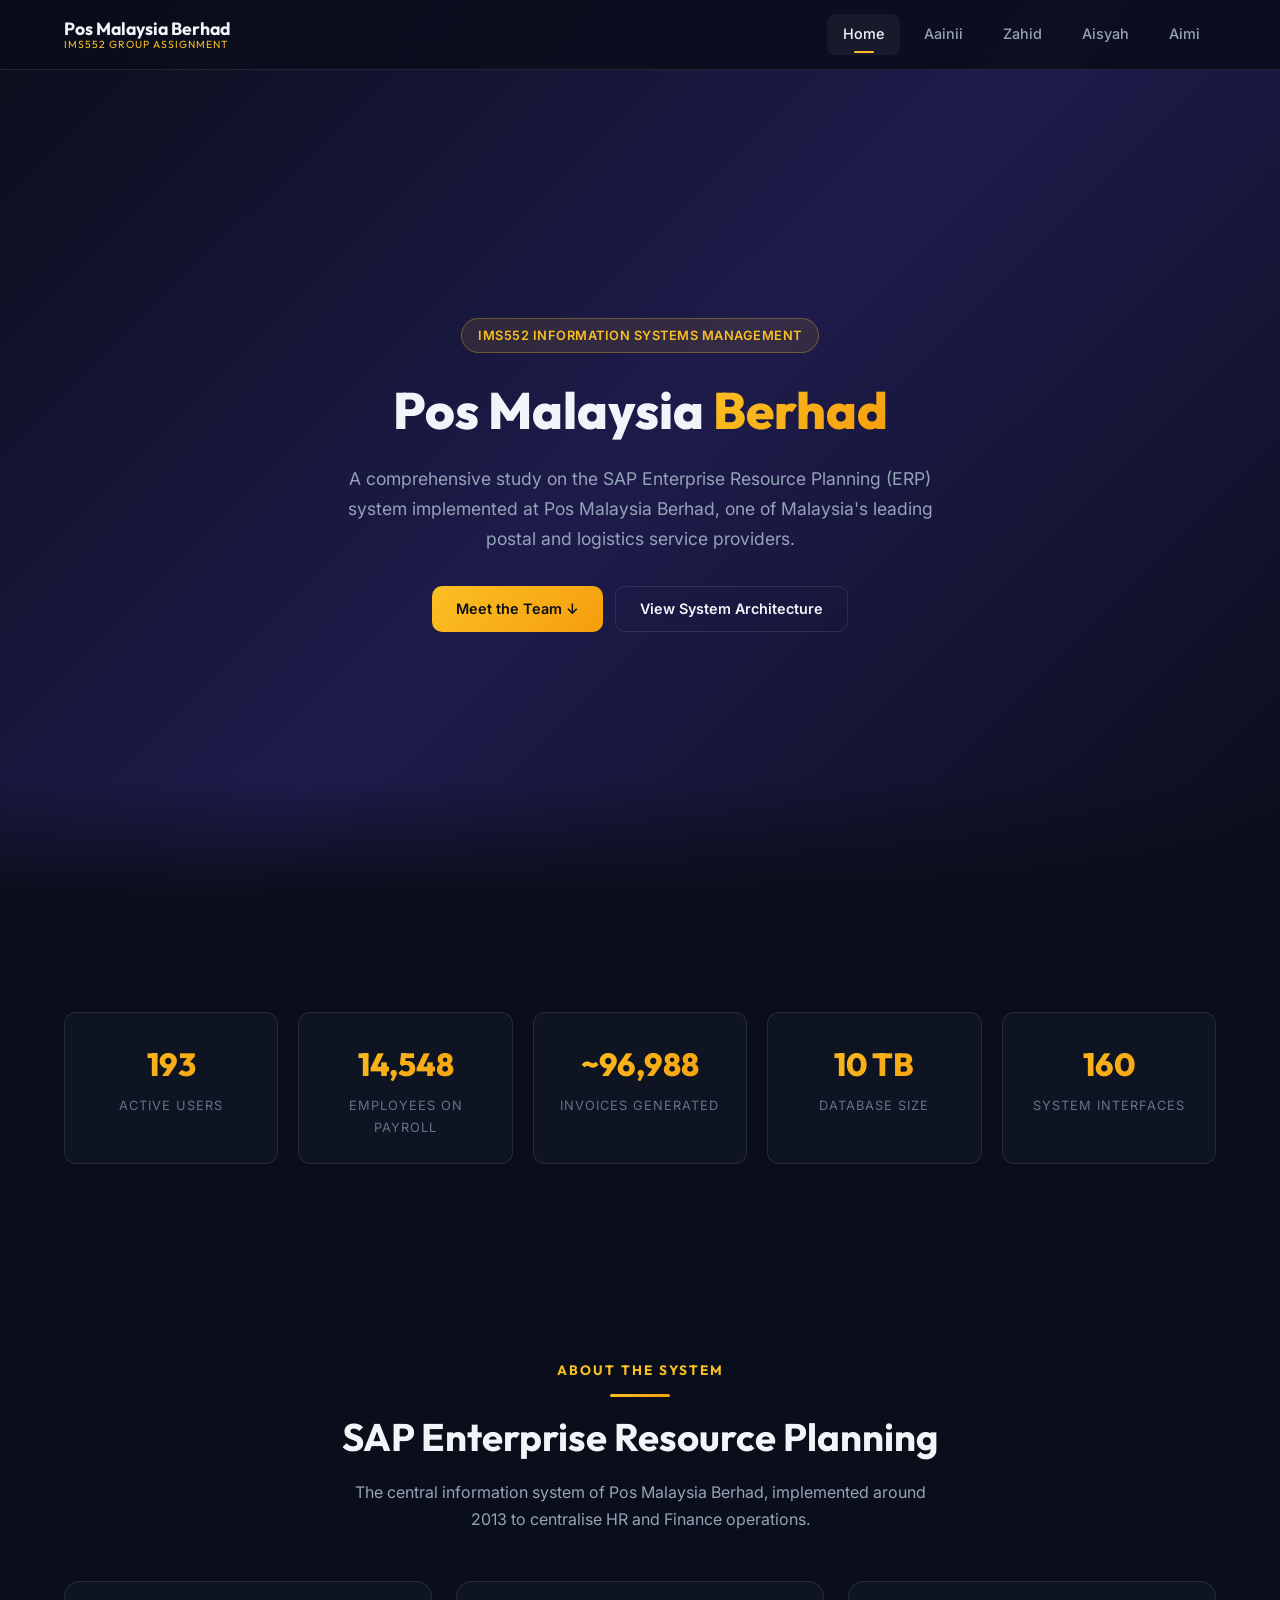
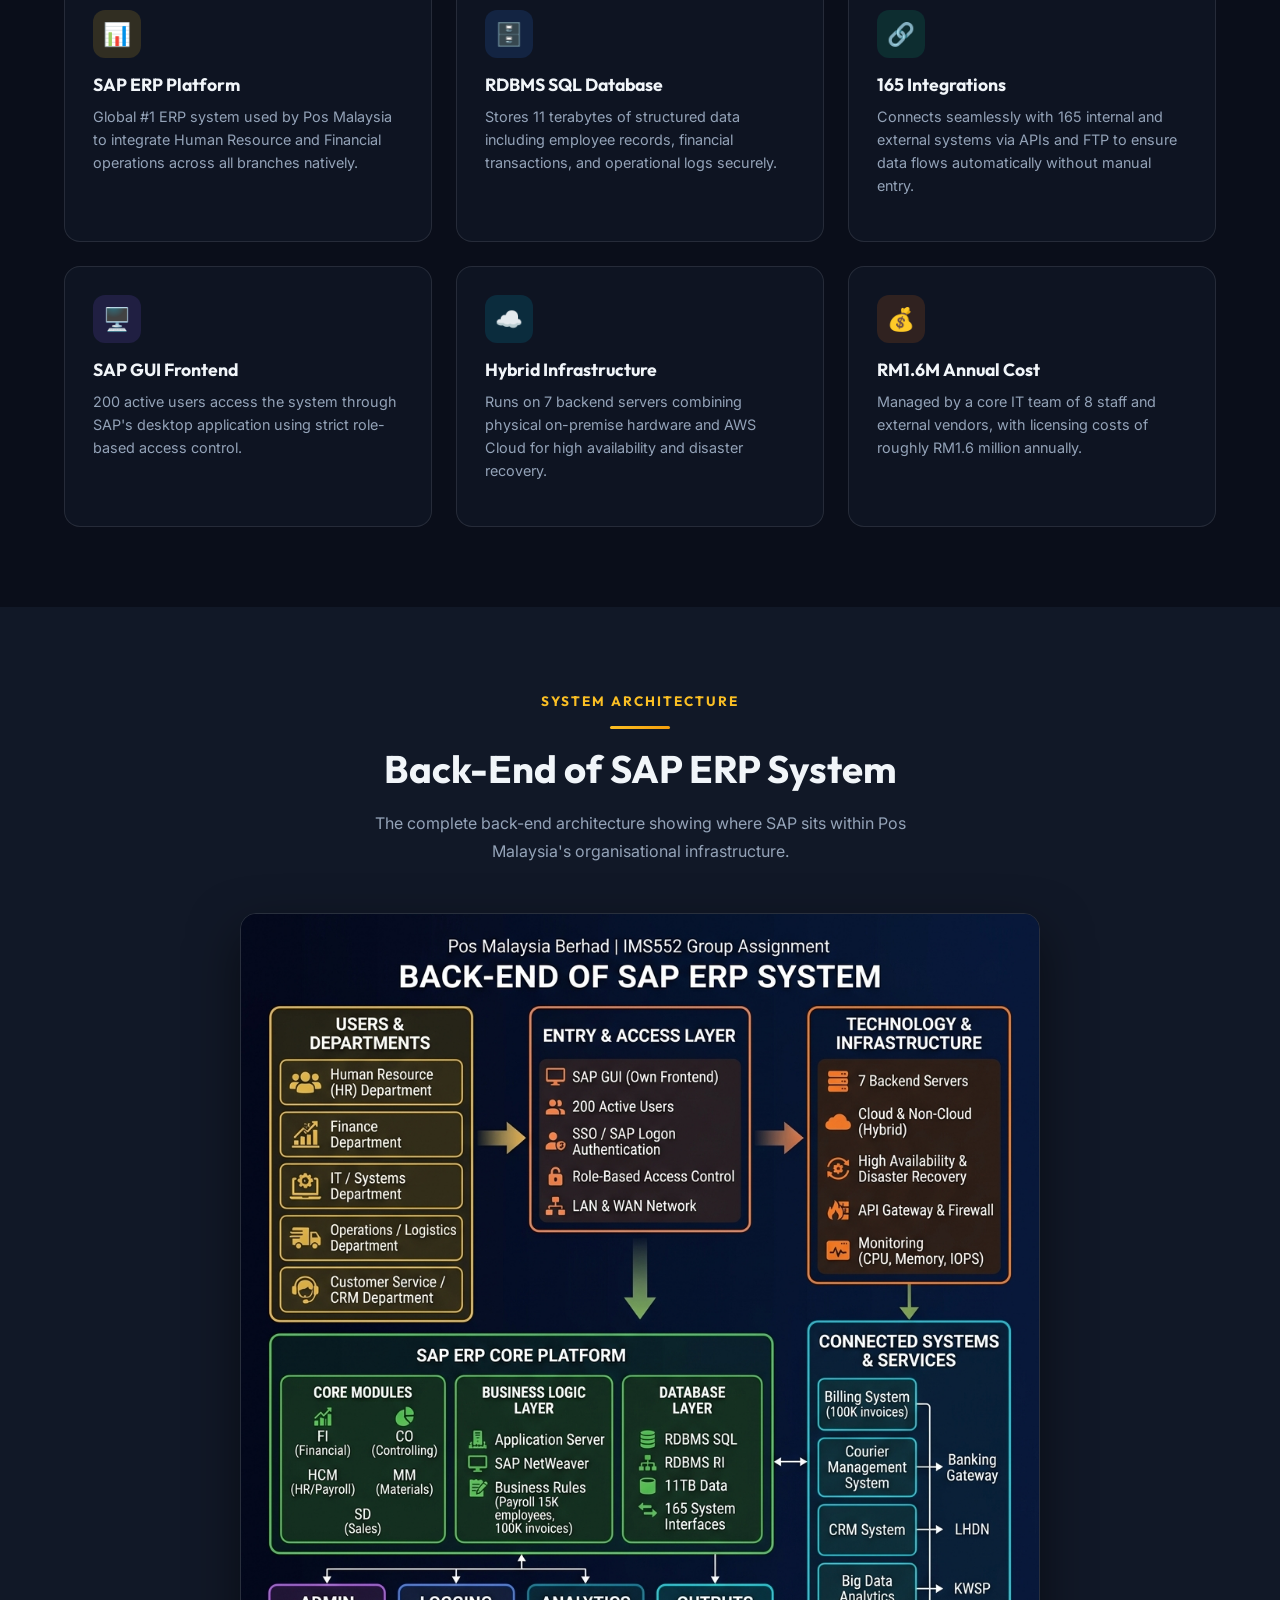
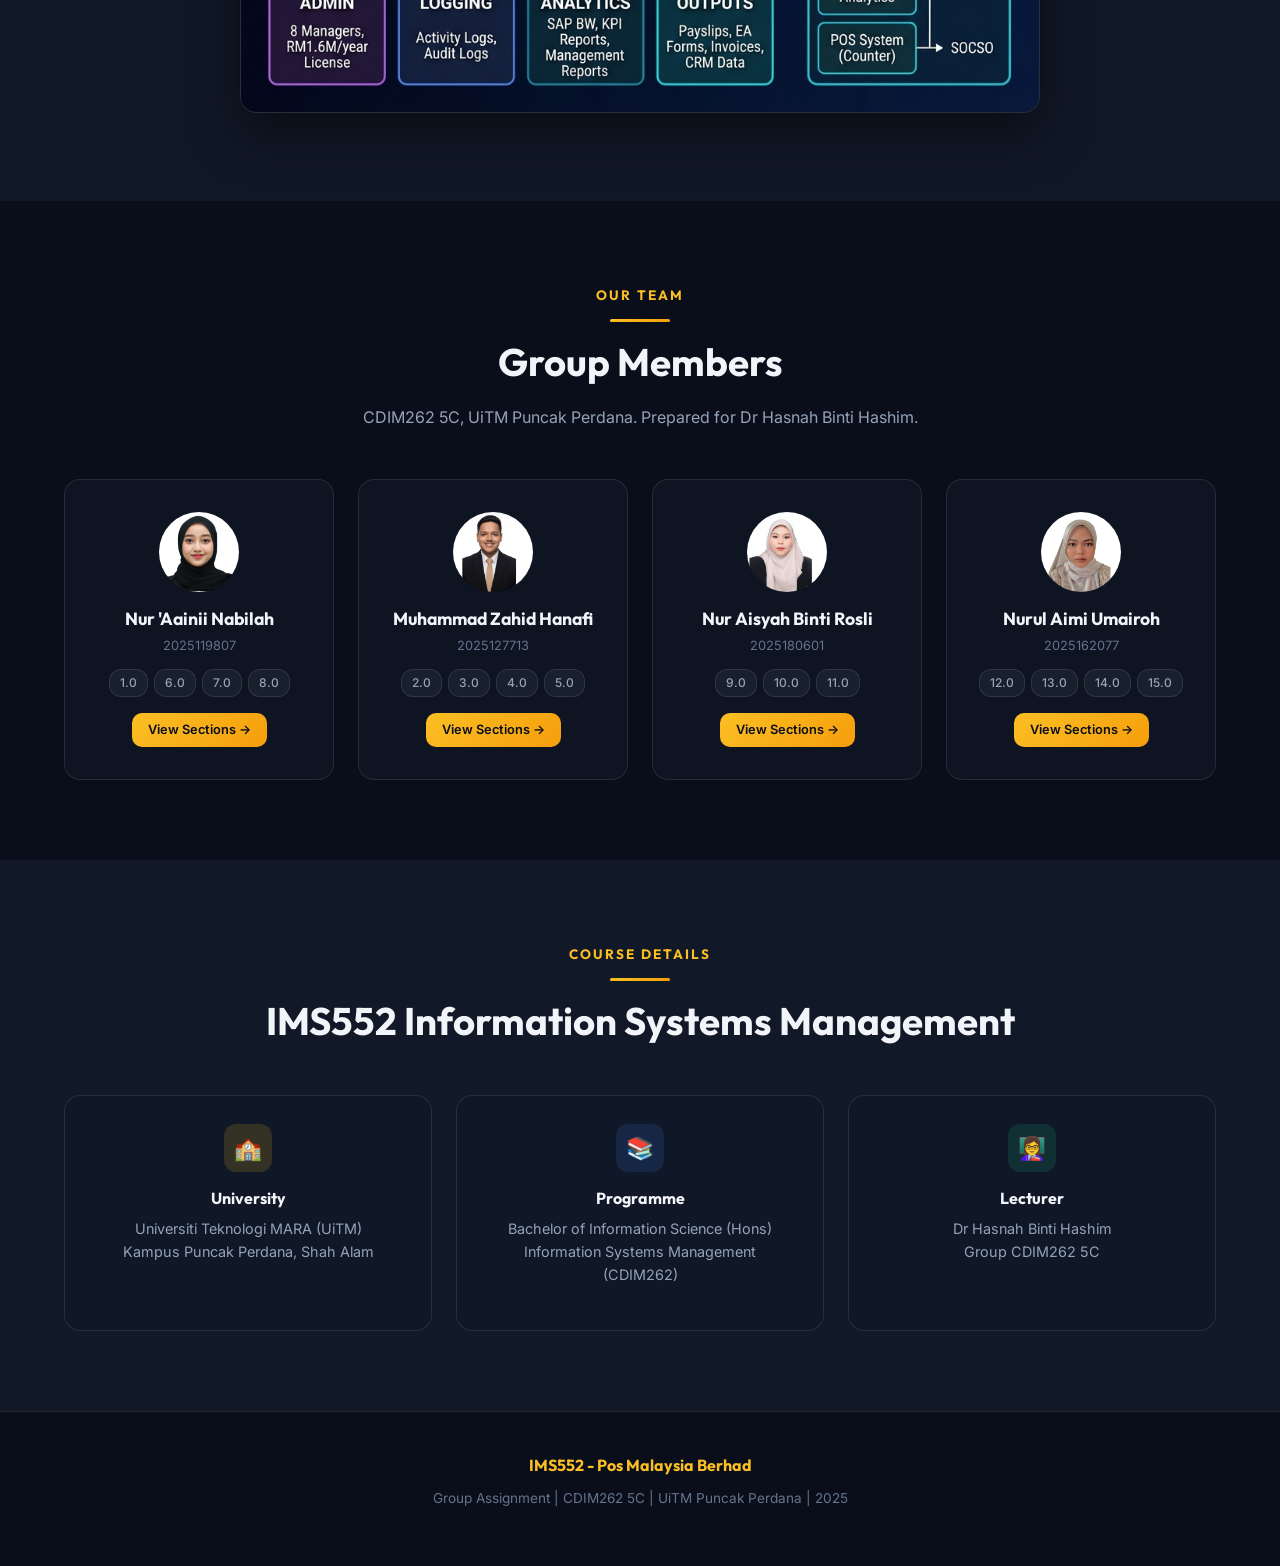
<file: index.html>
<!DOCTYPE html>
<html lang="en">
<head>
  <meta charset="UTF-8">
  <meta name="viewport" content="width=device-width, initial-scale=1.0">
  <title>IMS552 - Pos Malaysia Berhad | SAP ERP System</title>
  <meta name="description" content="IMS552 Information Systems Management Group Assignment on Pos Malaysia Berhad SAP ERP System by UiTM Puncak Perdana students.">
  <link rel="stylesheet" href="css/style.css">
</head>
<body>

  <!-- NAVIGATION -->
  <nav class="navbar" id="navbar">
    <div class="nav-container">
      <a href="index.html" class="nav-brand">
        <div class="brand-text">
          <span>Pos Malaysia Berhad</span>
          <span class="brand-sub">IMS552 Group Assignment</span>
        </div>
      </a>
      <button class="nav-toggle" id="navToggle" aria-label="Toggle navigation">
        <span></span><span></span><span></span>
      </button>
      <ul class="nav-links" id="navLinks">
        <li><a href="index.html" class="active">Home</a></li>
        <li><a href="aainii.html">Aainii</a></li>
        <li><a href="zahid.html">Zahid</a></li>
        <li><a href="aisyah.html">Aisyah</a></li>
        <li><a href="aimi.html">Aimi</a></li>
      </ul>
    </div>
  </nav>

  <!-- HERO SECTION -->
  <section class="hero" id="hero">
    <div class="hero-content">
      <div class="hero-badge">IMS552 Information Systems Management</div>
      <h1>Pos Malaysia <span class="highlight">Berhad</span></h1>
      <p>A comprehensive study on the SAP Enterprise Resource Planning (ERP) system implemented at Pos Malaysia Berhad, one of Malaysia's leading postal and logistics service providers.</p>
      <div style="display: flex; gap: 12px; justify-content: center; flex-wrap: wrap;">
        <a href="#members" class="btn btn-primary">Meet the Team ↓</a>
        <a href="#backend" class="btn btn-outline">View System Architecture</a>
      </div>
    </div>
  </section>

  <!-- KEY STATISTICS -->
  <section class="section" id="stats">
    <div class="container">
      <div class="stats-row fade-in">
        <div class="stat-card">
          <div class="stat-number"><span class="counter" data-target="200">0</span></div>
          <div class="stat-label">Active Users</div>
        </div>
        <div class="stat-card">
          <div class="stat-number"><span class="counter" data-target="15000">0</span></div>
          <div class="stat-label">Employees on Payroll</div>
        </div>
        <div class="stat-card">
          <div class="stat-number"><span class="counter" data-target="100000" data-prefix="~">0</span></div>
          <div class="stat-label">Invoices Generated</div>
        </div>
        <div class="stat-card">
          <div class="stat-number"><span class="counter" data-target="11" data-suffix=" TB">0</span></div>
          <div class="stat-label">Database Size</div>
        </div>
        <div class="stat-card">
          <div class="stat-number"><span class="counter" data-target="165">0</span></div>
          <div class="stat-label">System Interfaces</div>
        </div>
      </div>
    </div>
  </section>

  <!-- ABOUT THE SYSTEM -->
  <section class="section" id="about">
    <div class="container">
      <div class="section-header fade-in">
        <span class="section-number">About the System</span>
        <div class="section-divider"></div>
        <h2>SAP Enterprise Resource Planning</h2>
        <p>The central information system of Pos Malaysia Berhad, implemented around 2013 to centralise HR and Finance operations.</p>
      </div>

      <div class="grid-3 fade-in">
        <div class="card">
          <div class="card-icon gold">📊</div>
          <h3>SAP ERP Platform</h3>
          <p>Global #1 ERP system used by Pos Malaysia to integrate Human Resource and Financial operations across all branches natively.</p>
        </div>
        <div class="card">
          <div class="card-icon blue">🗄️</div>
          <h3>RDBMS SQL Database</h3>
          <p>Stores 11 terabytes of structured data including employee records, financial transactions, and operational logs securely.</p>
        </div>
        <div class="card">
          <div class="card-icon green">🔗</div>
          <h3>165 Integrations</h3>
          <p>Connects seamlessly with 165 internal and external systems via APIs and FTP to ensure data flows automatically without manual entry.</p>
        </div>
        <div class="card">
          <div class="card-icon purple">🖥️</div>
          <h3>SAP GUI Frontend</h3>
          <p>200 active users access the system through SAP's desktop application using strict role-based access control.</p>
        </div>
        <div class="card">
          <div class="card-icon cyan">☁️</div>
          <h3>Hybrid Infrastructure</h3>
          <p>Runs on 7 backend servers combining physical on-premise hardware and AWS Cloud for high availability and disaster recovery.</p>
        </div>
        <div class="card">
          <div class="card-icon orange">💰</div>
          <h3>RM1.6M Annual Cost</h3>
          <p>Managed by a core IT team of 8 staff and external vendors, with licensing costs of roughly RM1.6 million annually.</p>
        </div>
      </div>
    </div>
  </section>

  <!-- BACK-END ARCHITECTURE -->
  <section class="section" id="backend" style="background: var(--bg-secondary);">
    <div class="container">
      <div class="section-header fade-in">
        <span class="section-number">System Architecture</span>
        <div class="section-divider"></div>
        <h2>Back-End of SAP ERP System</h2>
        <p>The complete back-end architecture showing where SAP sits within Pos Malaysia's organisational infrastructure.</p>
      </div>
      <div class="fade-in" style="text-align: center;">
        <img src="assets/images/backend_sap_erp.png" alt="Back-End of SAP ERP System Architecture Diagram" style="max-width: 800px; width: 100%; border-radius: 16px; border: 1px solid var(--border-glass); box-shadow: var(--shadow-xl);">
      </div>
    </div>
  </section>

  <!-- GROUP MEMBERS -->
  <section class="section" id="members">
    <div class="container">
      <div class="section-header fade-in">
        <span class="section-number">Our Team</span>
        <div class="section-divider"></div>
        <h2>Group Members</h2>
        <p>CDIM262 5C, UiTM Puncak Perdana. Prepared for Dr Hasnah Binti Hashim.</p>
      </div>

      <div class="grid-4 fade-in">
        <!-- Aainii -->
        <div class="member-card">
          <img class="member-avatar" src="assets/images/Aainii.png" alt="Nur 'Aainii Nabilah" style="object-fit: cover; background: var(--gradient-gold);">
          <h3>Nur 'Aainii Nabilah</h3>
          <p class="matric">2025119807</p>
          <div class="sections">
            <span class="section-badge">1.0</span>
            <span class="section-badge">6.0</span>
            <span class="section-badge">7.0</span>
            <span class="section-badge">8.0</span>
          </div>
          <a href="aainii.html" class="btn btn-primary btn-sm">View Sections →</a>
        </div>
        <!-- Zahid -->
        <div class="member-card">
          <img class="member-avatar" src="assets/images/Zahid.png" alt="Muhammad Zahid Hanafi" style="object-fit: cover; background: var(--gradient-blue);">
          <h3>Muhammad Zahid Hanafi</h3>
          <p class="matric">2025127713</p>
          <div class="sections">
            <span class="section-badge">2.0</span>
            <span class="section-badge">3.0</span>
            <span class="section-badge">4.0</span>
            <span class="section-badge">5.0</span>
          </div>
          <a href="zahid.html" class="btn btn-primary btn-sm">View Sections →</a>
        </div>
        <!-- Aisyah -->
        <div class="member-card">
          <img class="member-avatar" src="assets/images/Aisyah.png" alt="Nur Aisyah Binti Rosli" style="object-fit: cover; background: var(--gradient-green);">
          <h3>Nur Aisyah Binti Rosli</h3>
          <p class="matric">2025180601</p>
          <div class="sections">
            <span class="section-badge">9.0</span>
            <span class="section-badge">10.0</span>
            <span class="section-badge">11.0</span>
          </div>
          <a href="aisyah.html" class="btn btn-primary btn-sm">View Sections →</a>
        </div>
        <!-- Aimi -->
        <div class="member-card">
          <img class="member-avatar" src="assets/images/Aimi.png" alt="Nurul Aimi Umairoh" style="object-fit: cover; background: var(--gradient-purple);">
          <h3>Nurul Aimi Umairoh</h3>
          <p class="matric">2025162077</p>
          <div class="sections">
            <span class="section-badge">12.0</span>
            <span class="section-badge">13.0</span>
            <span class="section-badge">14.0</span>
            <span class="section-badge">15.0</span>
          </div>
          <a href="aimi.html" class="btn btn-primary btn-sm">View Sections →</a>
        </div>
      </div>
    </div>
  </section>

  <!-- COURSE INFO -->
  <section class="section" style="background: var(--bg-secondary);">
    <div class="container">
      <div class="section-header fade-in">
        <span class="section-number">Course Details</span>
        <div class="section-divider"></div>
        <h2>IMS552 Information Systems Management</h2>
      </div>
      <div class="grid-3 fade-in">
        <div class="card" style="text-align: center;">
          <div class="card-icon gold" style="margin: 0 auto 16px;">🏫</div>
          <h4>University</h4>
          <p>Universiti Teknologi MARA (UiTM)<br>Kampus Puncak Perdana, Shah Alam</p>
        </div>
        <div class="card" style="text-align: center;">
          <div class="card-icon blue" style="margin: 0 auto 16px;">📚</div>
          <h4>Programme</h4>
          <p>Bachelor of Information Science (Hons)<br>Information Systems Management (CDIM262)</p>
        </div>
        <div class="card" style="text-align: center;">
          <div class="card-icon green" style="margin: 0 auto 16px;">👩‍🏫</div>
          <h4>Lecturer</h4>
          <p>Dr Hasnah Binti Hashim<br>Group CDIM262 5C</p>
        </div>
      </div>
    </div>
  </section>

  <!-- FOOTER -->
  <footer class="footer">
    <div class="container">
      <p class="footer-brand">IMS552 - Pos Malaysia Berhad</p>
      <p>Group Assignment | CDIM262 5C | UiTM Puncak Perdana | 2025</p>
    </div>
  </footer>

  <script src="js/main.js"></script>
</body>
</html>
</file>
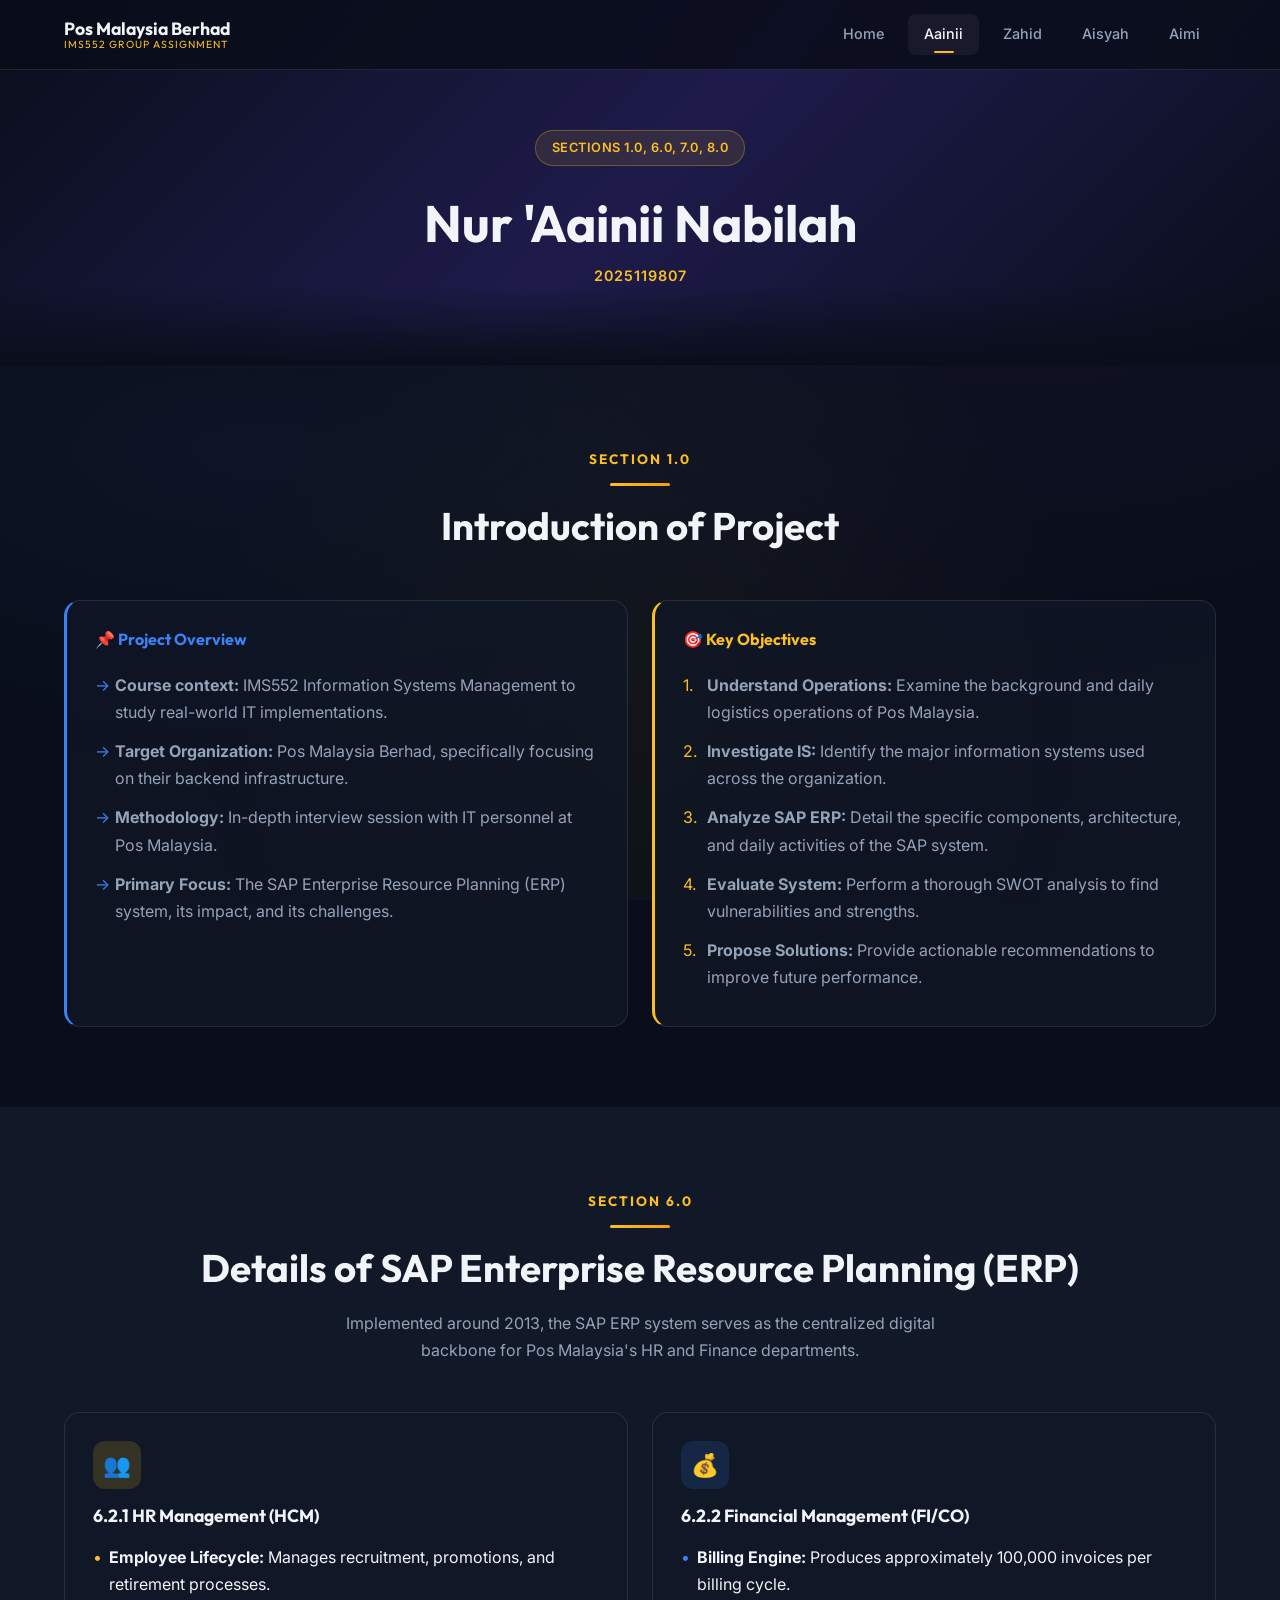
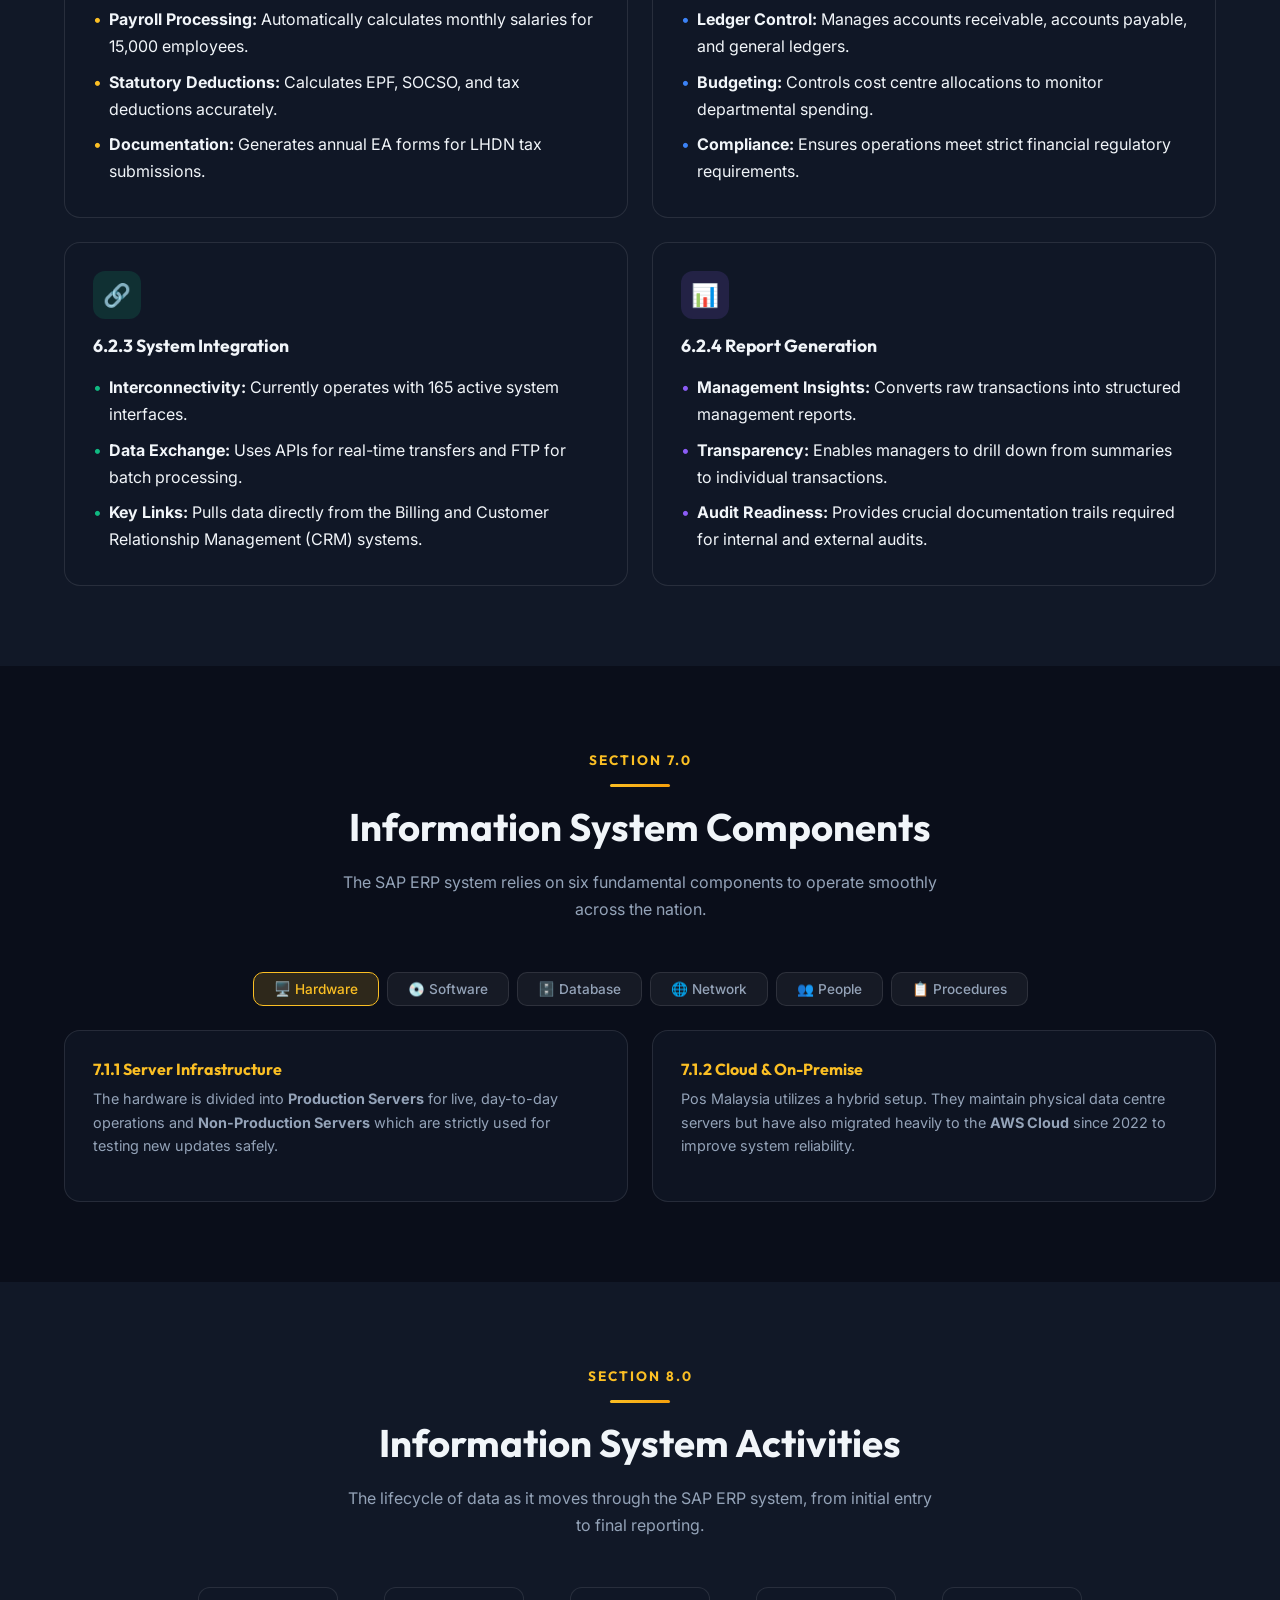
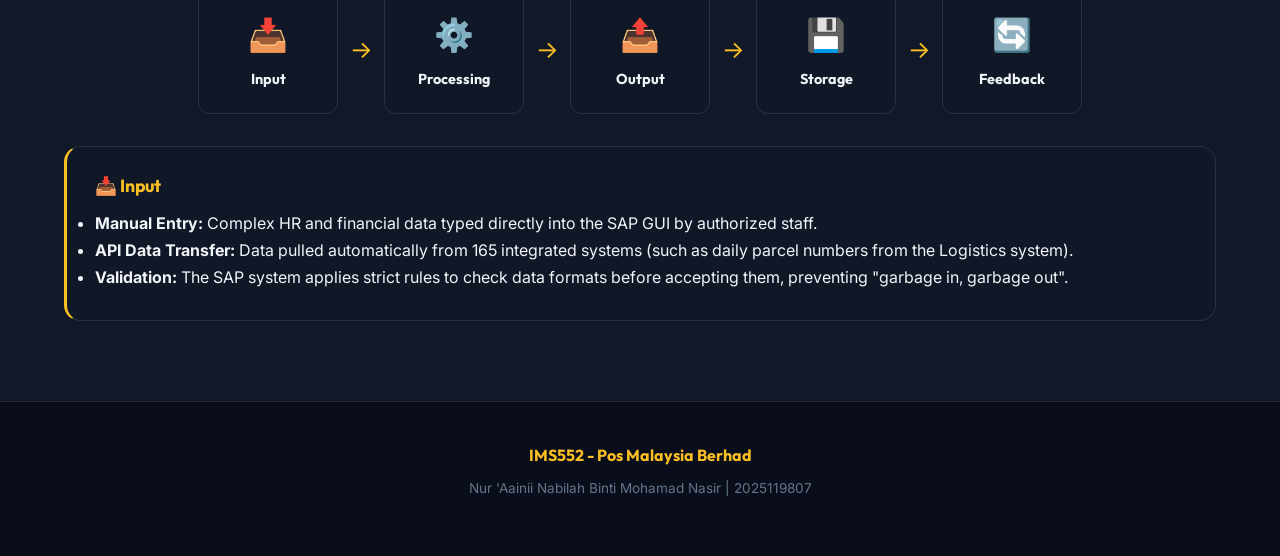
<file: aainii.html>
<!DOCTYPE html>
<html lang="en">
<head>
  <meta charset="UTF-8">
  <meta name="viewport" content="width=device-width, initial-scale=1.0">
  <title>Aainii - Sections 1.0, 6.0, 7.0, 8.0 | IMS552 Pos Malaysia</title>
  <meta name="description" content="Sections by Nur 'Aainii Nabilah - Introduction, SAP ERP Details, IS Components, and IS Activities for Pos Malaysia Berhad.">
  <link rel="stylesheet" href="css/style.css">
</head>
<body>

  <!-- NAVIGATION -->
  <nav class="navbar" id="navbar">
    <div class="nav-container">
      <a href="index.html" class="nav-brand">
        <div class="brand-text">
          <span>Pos Malaysia Berhad</span>
          <span class="brand-sub">IMS552 Group Assignment</span>
        </div>
      </a>
      <button class="nav-toggle" id="navToggle" aria-label="Toggle navigation">
        <span></span><span></span><span></span>
      </button>
      <ul class="nav-links" id="navLinks">
        <li><a href="index.html">Home</a></li>
        <li><a href="aainii.html" class="active">Aainii</a></li>
        <li><a href="zahid.html">Zahid</a></li>
        <li><a href="aisyah.html">Aisyah</a></li>
        <li><a href="aimi.html">Aimi</a></li>
      </ul>
    </div>
  </nav>

  <!-- PAGE HERO -->
  <section class="page-hero">
    <div class="container">
      <div class="hero-badge">Sections 1.0, 6.0, 7.0, 8.0</div>
      <h1>Nur 'Aainii Nabilah</h1>
      <p class="subtitle">2025119807</p>
    </div>
  </section>

  <!-- 1.0 INTRODUCTION -->
  <section class="section" id="section-1">
    <div class="container">
      <div class="section-header fade-in">
        <span class="section-number">Section 1.0</span>
        <div class="section-divider"></div>
        <h2>Introduction of Project</h2>
      </div>

      <div class="grid-2 fade-in">
        <div class="card" style="border-left: 3px solid var(--accent-blue);">
          <h4 style="color: var(--accent-blue); margin-bottom: 16px;">📌 Project Overview</h4>
          <ul style="list-style: none; padding: 0;">
            <li style="padding: 6px 0; padding-left: 20px; position: relative; color: var(--text-secondary);"><span style="position: absolute; left: 0; color: var(--accent-blue);">→</span> <strong>Course context:</strong> IMS552 Information Systems Management to study real-world IT implementations.</li>
            <li style="padding: 6px 0; padding-left: 20px; position: relative; color: var(--text-secondary);"><span style="position: absolute; left: 0; color: var(--accent-blue);">→</span> <strong>Target Organization:</strong> Pos Malaysia Berhad, specifically focusing on their backend infrastructure.</li>
            <li style="padding: 6px 0; padding-left: 20px; position: relative; color: var(--text-secondary);"><span style="position: absolute; left: 0; color: var(--accent-blue);">→</span> <strong>Methodology:</strong> In-depth interview session with IT personnel at Pos Malaysia.</li>
            <li style="padding: 6px 0; padding-left: 20px; position: relative; color: var(--text-secondary);"><span style="position: absolute; left: 0; color: var(--accent-blue);">→</span> <strong>Primary Focus:</strong> The SAP Enterprise Resource Planning (ERP) system, its impact, and its challenges.</li>
          </ul>
        </div>

        <div class="card" style="border-left: 3px solid var(--accent-gold);">
          <h4 style="color: var(--accent-gold); margin-bottom: 16px;">🎯 Key Objectives</h4>
          <ul style="list-style: none; padding: 0;">
            <li style="padding: 6px 0; padding-left: 24px; position: relative; color: var(--text-secondary);"><span style="position: absolute; left: 0; color: var(--accent-gold);">1.</span> <strong>Understand Operations:</strong> Examine the background and daily logistics operations of Pos Malaysia.</li>
            <li style="padding: 6px 0; padding-left: 24px; position: relative; color: var(--text-secondary);"><span style="position: absolute; left: 0; color: var(--accent-gold);">2.</span> <strong>Investigate IS:</strong> Identify the major information systems used across the organization.</li>
            <li style="padding: 6px 0; padding-left: 24px; position: relative; color: var(--text-secondary);"><span style="position: absolute; left: 0; color: var(--accent-gold);">3.</span> <strong>Analyze SAP ERP:</strong> Detail the specific components, architecture, and daily activities of the SAP system.</li>
            <li style="padding: 6px 0; padding-left: 24px; position: relative; color: var(--text-secondary);"><span style="position: absolute; left: 0; color: var(--accent-gold);">4.</span> <strong>Evaluate System:</strong> Perform a thorough SWOT analysis to find vulnerabilities and strengths.</li>
            <li style="padding: 6px 0; padding-left: 24px; position: relative; color: var(--text-secondary);"><span style="position: absolute; left: 0; color: var(--accent-gold);">5.</span> <strong>Propose Solutions:</strong> Provide actionable recommendations to improve future performance.</li>
          </ul>
        </div>
      </div>
    </div>
  </section>

  <!-- 6.0 DETAILS OF SAP ERP -->
  <section class="section" id="section-6" style="background: var(--bg-secondary);">
    <div class="container">
      <div class="section-header fade-in">
        <span class="section-number">Section 6.0</span>
        <div class="section-divider"></div>
        <h2>Details of SAP Enterprise Resource Planning (ERP)</h2>
        <p>Implemented around 2013, the SAP ERP system serves as the centralized digital backbone for Pos Malaysia's HR and Finance departments.</p>
      </div>

      <div class="grid-2 fade-in">
        <div class="card">
          <div class="card-icon gold">👥</div>
          <h3>6.2.1 HR Management (HCM)</h3>
          <ul style="list-style: none; padding: 0; margin-top: 12px;">
            <li style="padding: 4px 0; padding-left: 16px; position: relative;"><span style="position: absolute; left: 0; color: var(--accent-gold);">•</span> <strong>Employee Lifecycle:</strong> Manages recruitment, promotions, and retirement processes.</li>
            <li style="padding: 4px 0; padding-left: 16px; position: relative;"><span style="position: absolute; left: 0; color: var(--accent-gold);">•</span> <strong>Payroll Processing:</strong> Automatically calculates monthly salaries for 15,000 employees.</li>
            <li style="padding: 4px 0; padding-left: 16px; position: relative;"><span style="position: absolute; left: 0; color: var(--accent-gold);">•</span> <strong>Statutory Deductions:</strong> Calculates EPF, SOCSO, and tax deductions accurately.</li>
            <li style="padding: 4px 0; padding-left: 16px; position: relative;"><span style="position: absolute; left: 0; color: var(--accent-gold);">•</span> <strong>Documentation:</strong> Generates annual EA forms for LHDN tax submissions.</li>
          </ul>
        </div>
        <div class="card">
          <div class="card-icon blue">💰</div>
          <h3>6.2.2 Financial Management (FI/CO)</h3>
          <ul style="list-style: none; padding: 0; margin-top: 12px;">
            <li style="padding: 4px 0; padding-left: 16px; position: relative;"><span style="position: absolute; left: 0; color: var(--accent-blue);">•</span> <strong>Billing Engine:</strong> Produces approximately 100,000 invoices per billing cycle.</li>
            <li style="padding: 4px 0; padding-left: 16px; position: relative;"><span style="position: absolute; left: 0; color: var(--accent-blue);">•</span> <strong>Ledger Control:</strong> Manages accounts receivable, accounts payable, and general ledgers.</li>
            <li style="padding: 4px 0; padding-left: 16px; position: relative;"><span style="position: absolute; left: 0; color: var(--accent-blue);">•</span> <strong>Budgeting:</strong> Controls cost centre allocations to monitor departmental spending.</li>
            <li style="padding: 4px 0; padding-left: 16px; position: relative;"><span style="position: absolute; left: 0; color: var(--accent-blue);">•</span> <strong>Compliance:</strong> Ensures operations meet strict financial regulatory requirements.</li>
          </ul>
        </div>
        <div class="card">
          <div class="card-icon green">🔗</div>
          <h3>6.2.3 System Integration</h3>
          <ul style="list-style: none; padding: 0; margin-top: 12px;">
            <li style="padding: 4px 0; padding-left: 16px; position: relative;"><span style="position: absolute; left: 0; color: var(--accent-green);">•</span> <strong>Interconnectivity:</strong> Currently operates with 165 active system interfaces.</li>
            <li style="padding: 4px 0; padding-left: 16px; position: relative;"><span style="position: absolute; left: 0; color: var(--accent-green);">•</span> <strong>Data Exchange:</strong> Uses APIs for real-time transfers and FTP for batch processing.</li>
            <li style="padding: 4px 0; padding-left: 16px; position: relative;"><span style="position: absolute; left: 0; color: var(--accent-green);">•</span> <strong>Key Links:</strong> Pulls data directly from the Billing and Customer Relationship Management (CRM) systems.</li>
          </ul>
        </div>
        <div class="card">
          <div class="card-icon purple">📊</div>
          <h3>6.2.4 Report Generation</h3>
          <ul style="list-style: none; padding: 0; margin-top: 12px;">
            <li style="padding: 4px 0; padding-left: 16px; position: relative;"><span style="position: absolute; left: 0; color: var(--accent-purple);">•</span> <strong>Management Insights:</strong> Converts raw transactions into structured management reports.</li>
            <li style="padding: 4px 0; padding-left: 16px; position: relative;"><span style="position: absolute; left: 0; color: var(--accent-purple);">•</span> <strong>Transparency:</strong> Enables managers to drill down from summaries to individual transactions.</li>
            <li style="padding: 4px 0; padding-left: 16px; position: relative;"><span style="position: absolute; left: 0; color: var(--accent-purple);">•</span> <strong>Audit Readiness:</strong> Provides crucial documentation trails required for internal and external audits.</li>
          </ul>
        </div>
      </div>
    </div>
  </section>

  <!-- 7.0 INFORMATION SYSTEM COMPONENTS -->
  <section class="section" id="section-7">
    <div class="container">
      <div class="section-header fade-in">
        <span class="section-number">Section 7.0</span>
        <div class="section-divider"></div>
        <h2>Information System Components</h2>
        <p>The SAP ERP system relies on six fundamental components to operate smoothly across the nation.</p>
      </div>

      <!-- Tabs -->
      <div class="tabs-wrapper fade-in">
        <div class="tabs">
          <button class="tab-btn active" data-tab="tab-hardware">🖥️ Hardware</button>
          <button class="tab-btn" data-tab="tab-software">💿 Software</button>
          <button class="tab-btn" data-tab="tab-database">🗄️ Database</button>
          <button class="tab-btn" data-tab="tab-network">🌐 Network</button>
          <button class="tab-btn" data-tab="tab-people">👥 People</button>
          <button class="tab-btn" data-tab="tab-procedures">📋 Procedures</button>
        </div>

        <!-- Hardware -->
        <div class="tab-content active" id="tab-hardware">
          <div class="grid-2">
            <div class="card">
              <h4 style="color: var(--accent-gold); margin-bottom: 8px;">7.1.1 Server Infrastructure</h4>
              <p>The hardware is divided into <strong>Production Servers</strong> for live, day-to-day operations and <strong>Non-Production Servers</strong> which are strictly used for testing new updates safely.</p>
            </div>
            <div class="card">
              <h4 style="color: var(--accent-gold); margin-bottom: 8px;">7.1.2 Cloud & On-Premise</h4>
              <p>Pos Malaysia utilizes a hybrid setup. They maintain physical data centre servers but have also migrated heavily to the <strong>AWS Cloud</strong> since 2022 to improve system reliability.</p>
            </div>
          </div>
        </div>

        <!-- Software -->
        <div class="tab-content" id="tab-software">
          <div class="grid-2">
            <div class="card">
              <h4 style="color: var(--accent-blue); margin-bottom: 8px;">SAP ERP System</h4>
              <p>The core business software, primarily utilizing the highly customized <strong>HCM (HR)</strong> and <strong>FI/CO (Finance)</strong> enterprise modules.</p>
            </div>
            <div class="card">
              <h4 style="color: var(--accent-blue); margin-bottom: 8px;">Interfaces & Access</h4>
              <p>End users access the system through the <strong>SAP GUI</strong> desktop application. It links to 165 external systems natively through advanced <strong>APIs</strong>.</p>
            </div>
          </div>
        </div>

        <!-- Database -->
        <div class="tab-content" id="tab-database">
          <div class="grid-2">
            <div class="card">
              <h4 style="color: var(--accent-green); margin-bottom: 8px;">Platform</h4>
              <p>Data is managed by an enterprise-grade <strong>RDBMS SQL</strong> database, highly structured to handle complex relationships and rapid queries.</p>
            </div>
            <div class="card">
              <h4 style="color: var(--accent-green); margin-bottom: 8px;">Data Stored (11TB)</h4>
              <p>It acts as the single source of truth, securely storing 11 Terabytes of HR profiles, payroll records, financial ledgers, and deep operational logs.</p>
            </div>
          </div>
        </div>

        <!-- Network -->
        <div class="tab-content" id="tab-network">
          <div class="grid-3">
            <div class="card">
              <h4 style="color: var(--accent-cyan); margin-bottom: 8px;">LAN</h4>
              <p>Local Area Network used within headquarters to provide high-speed, direct connections to the main servers.</p>
            </div>
            <div class="card">
              <h4 style="color: var(--accent-cyan); margin-bottom: 8px;">WAN</h4>
              <p>Wide Area Network utilized to securely connect over 3,500 branches and touchpoints nationwide.</p>
            </div>
            <div class="card">
              <h4 style="color: var(--accent-cyan); margin-bottom: 8px;">Protocols</h4>
              <p>Dependent on <strong>APIs</strong> for instant, real-time data syncs, and <strong>FTP</strong> for transferring massive overnight batch files.</p>
            </div>
          </div>
        </div>

        <!-- People -->
        <div class="tab-content" id="tab-people">
          <div class="grid-2">
            <div class="card">
              <h4 style="color: var(--accent-purple); margin-bottom: 8px;">Support Team</h4>
              <p>Maintained by a core IT team of <strong>8 Administrators</strong>, alongside specialized external SAP vendors for major troubleshooting.</p>
            </div>
            <div class="card">
              <h4 style="color: var(--accent-purple); margin-bottom: 8px;">End Users</h4>
              <p>Used by approximately <strong>200 Active Users</strong>, primarily HR and Finance executives who require formal SAP certification to operate the complex GUI.</p>
            </div>
          </div>
        </div>

        <!-- Procedures -->
        <div class="tab-content" id="tab-procedures">
          <div class="grid-3">
            <div class="card">
              <h4 style="color: var(--accent-orange); margin-bottom: 8px;">Operations</h4>
              <p>Strict schedules govern when massive payroll batches or monthly billing cycles can be executed.</p>
            </div>
            <div class="card">
              <h4 style="color: var(--accent-orange); margin-bottom: 8px;">Monitoring & Backup</h4>
              <p>Real-time dashboards track server CPU health, while the 11TB database undergoes strict daily backup routines.</p>
            </div>
            <div class="card">
              <h4 style="color: var(--accent-orange); margin-bottom: 8px;">High Availability</h4>
              <p>Disaster Recovery procedures dictate failover plans to switch to backup servers instantly if primary systems fail.</p>
            </div>
          </div>
        </div>
      </div>
    </div>
  </section>

  <!-- 8.0 INFORMATION SYSTEM ACTIVITIES -->
  <section class="section" id="section-8" style="background: var(--bg-secondary);">
    <div class="container">
      <div class="section-header fade-in">
        <span class="section-number">Section 8.0</span>
        <div class="section-divider"></div>
        <h2>Information System Activities</h2>
        <p>The lifecycle of data as it moves through the SAP ERP system, from initial entry to final reporting.</p>
      </div>

      <!-- Process Flow Diagram -->
      <div class="process-flow fade-in">
        <div class="process-step" onclick="showActivity('input')">
          <div class="step-icon">📥</div>
          <h4>Input</h4>
        </div>
        <div class="process-arrow">→</div>
        <div class="process-step" onclick="showActivity('processing')">
          <div class="step-icon">⚙️</div>
          <h4>Processing</h4>
        </div>
        <div class="process-arrow">→</div>
        <div class="process-step" onclick="showActivity('output')">
          <div class="step-icon">📤</div>
          <h4>Output</h4>
        </div>
        <div class="process-arrow">→</div>
        <div class="process-step" onclick="showActivity('storage')">
          <div class="step-icon">💾</div>
          <h4>Storage</h4>
        </div>
        <div class="process-arrow">→</div>
        <div class="process-step" onclick="showActivity('feedback')">
          <div class="step-icon">🔄</div>
          <h4>Feedback</h4>
        </div>
      </div>

      <!-- Activity Details -->
      <div id="activity-details" class="fade-in" style="margin-top: 32px;">
        <div id="activity-input" class="activity-panel">
          <div class="card" style="border-left: 3px solid var(--accent-gold);">
            <h3 style="color: var(--accent-gold); margin-bottom: 12px;">📥 Input</h3>
            <ul>
              <li><strong>Manual Entry:</strong> Complex HR and financial data typed directly into the SAP GUI by authorized staff.</li>
              <li><strong>API Data Transfer:</strong> Data pulled automatically from 165 integrated systems (such as daily parcel numbers from the Logistics system).</li>
              <li><strong>Validation:</strong> The SAP system applies strict rules to check data formats before accepting them, preventing "garbage in, garbage out".</li>
            </ul>
          </div>
        </div>
        <div id="activity-processing" class="activity-panel" style="display:none;">
          <div class="card" style="border-left: 3px solid var(--accent-blue);">
            <h3 style="color: var(--accent-blue); margin-bottom: 12px;">⚙️ Processing</h3>
            <ul>
              <li><strong>Payroll Computations:</strong> Automatically calculates gross-to-net salaries, EPF, and SOCSO for 15,000 employees simultaneously.</li>
              <li><strong>Financial Transformation:</strong> Converts thousands of raw daily transactions into structured, compliant accounting ledgers.</li>
              <li><strong>Automated Billing:</strong> Processes up to 100,000 billing records using complex, pre-defined corporate pricing rules.</li>
            </ul>
          </div>
        </div>
        <div id="activity-output" class="activity-panel" style="display:none;">
          <div class="card" style="border-left: 3px solid var(--accent-green);">
            <h3 style="color: var(--accent-green); margin-bottom: 12px;">📤 Output</h3>
            <ul>
              <li><strong>Invoices:</strong> Roughly 100,000 highly detailed customer invoices generated and dispatched per cycle.</li>
              <li><strong>HR Documentation:</strong> 15,000 monthly electronic payslips and annual EA forms required for LHDN submissions.</li>
              <li><strong>Strategic Reports:</strong> Generates management dashboards, departmental cost centre summaries, and financial ageing reports.</li>
            </ul>
          </div>
        </div>
        <div id="activity-storage" class="activity-panel" style="display:none;">
          <div class="card" style="border-left: 3px solid var(--accent-purple);">
            <h3 style="color: var(--accent-purple); margin-bottom: 12px;">💾 Storage</h3>
            <ul>
              <li><strong>Centralized RDBMS:</strong> A massive 11 Terabyte SQL database securely housing a decade of operational data.</li>
              <li><strong>Access Control:</strong> Highly restrictive, role-based permissions ensure that employees only access the specific data required for their jobs.</li>
            </ul>
          </div>
        </div>
        <div id="activity-feedback" class="activity-panel" style="display:none;">
          <div class="card" style="border-left: 3px solid var(--accent-cyan);">
            <h3 style="color: var(--accent-cyan); margin-bottom: 12px;">🔄 Feedback</h3>
            <ul>
              <li><strong>Performance Monitoring:</strong> IT administrators continuously track CPU usage, memory loads, and database query speeds.</li>
              <li><strong>Error Logs:</strong> Analysing failed transactions or slow processes to fix bugs and accurately plan future server upgrades.</li>
            </ul>
          </div>
        </div>
      </div>
    </div>
  </section>

  <!-- FOOTER -->
  <footer class="footer">
    <div class="container">
      <p class="footer-brand">IMS552 - Pos Malaysia Berhad</p>
      <p>Nur 'Aainii Nabilah Binti Mohamad Nasir | 2025119807</p>
    </div>
  </footer>

  <script src="js/main.js"></script>
  <script>
    function showActivity(type) {
      document.querySelectorAll('.activity-panel').forEach(function(p) { p.style.display = 'none'; });
      document.getElementById('activity-' + type).style.display = 'block';
      document.querySelectorAll('.process-step').forEach(function(s) { s.style.borderColor = 'var(--border-glass)'; });
      event.currentTarget.style.borderColor = 'var(--accent-gold)';
    }
  </script>
</body>
</html>
</file>
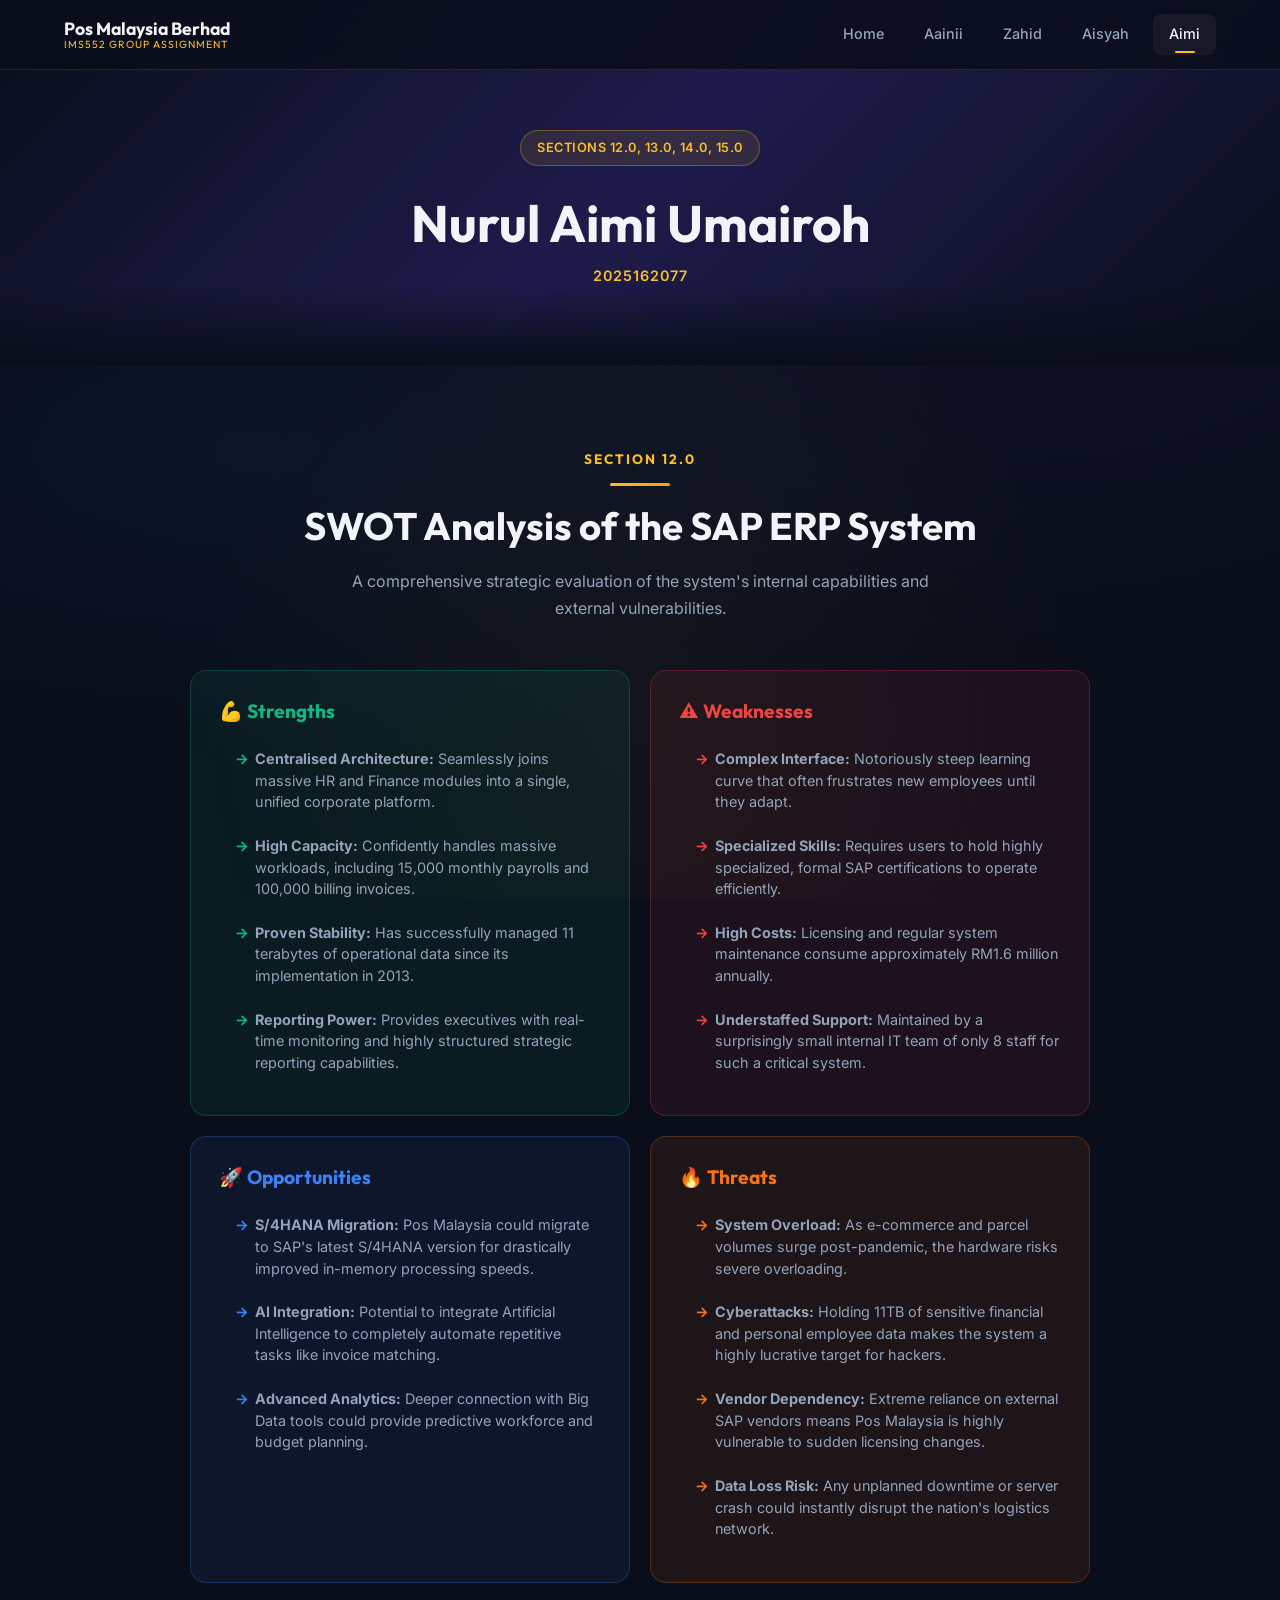
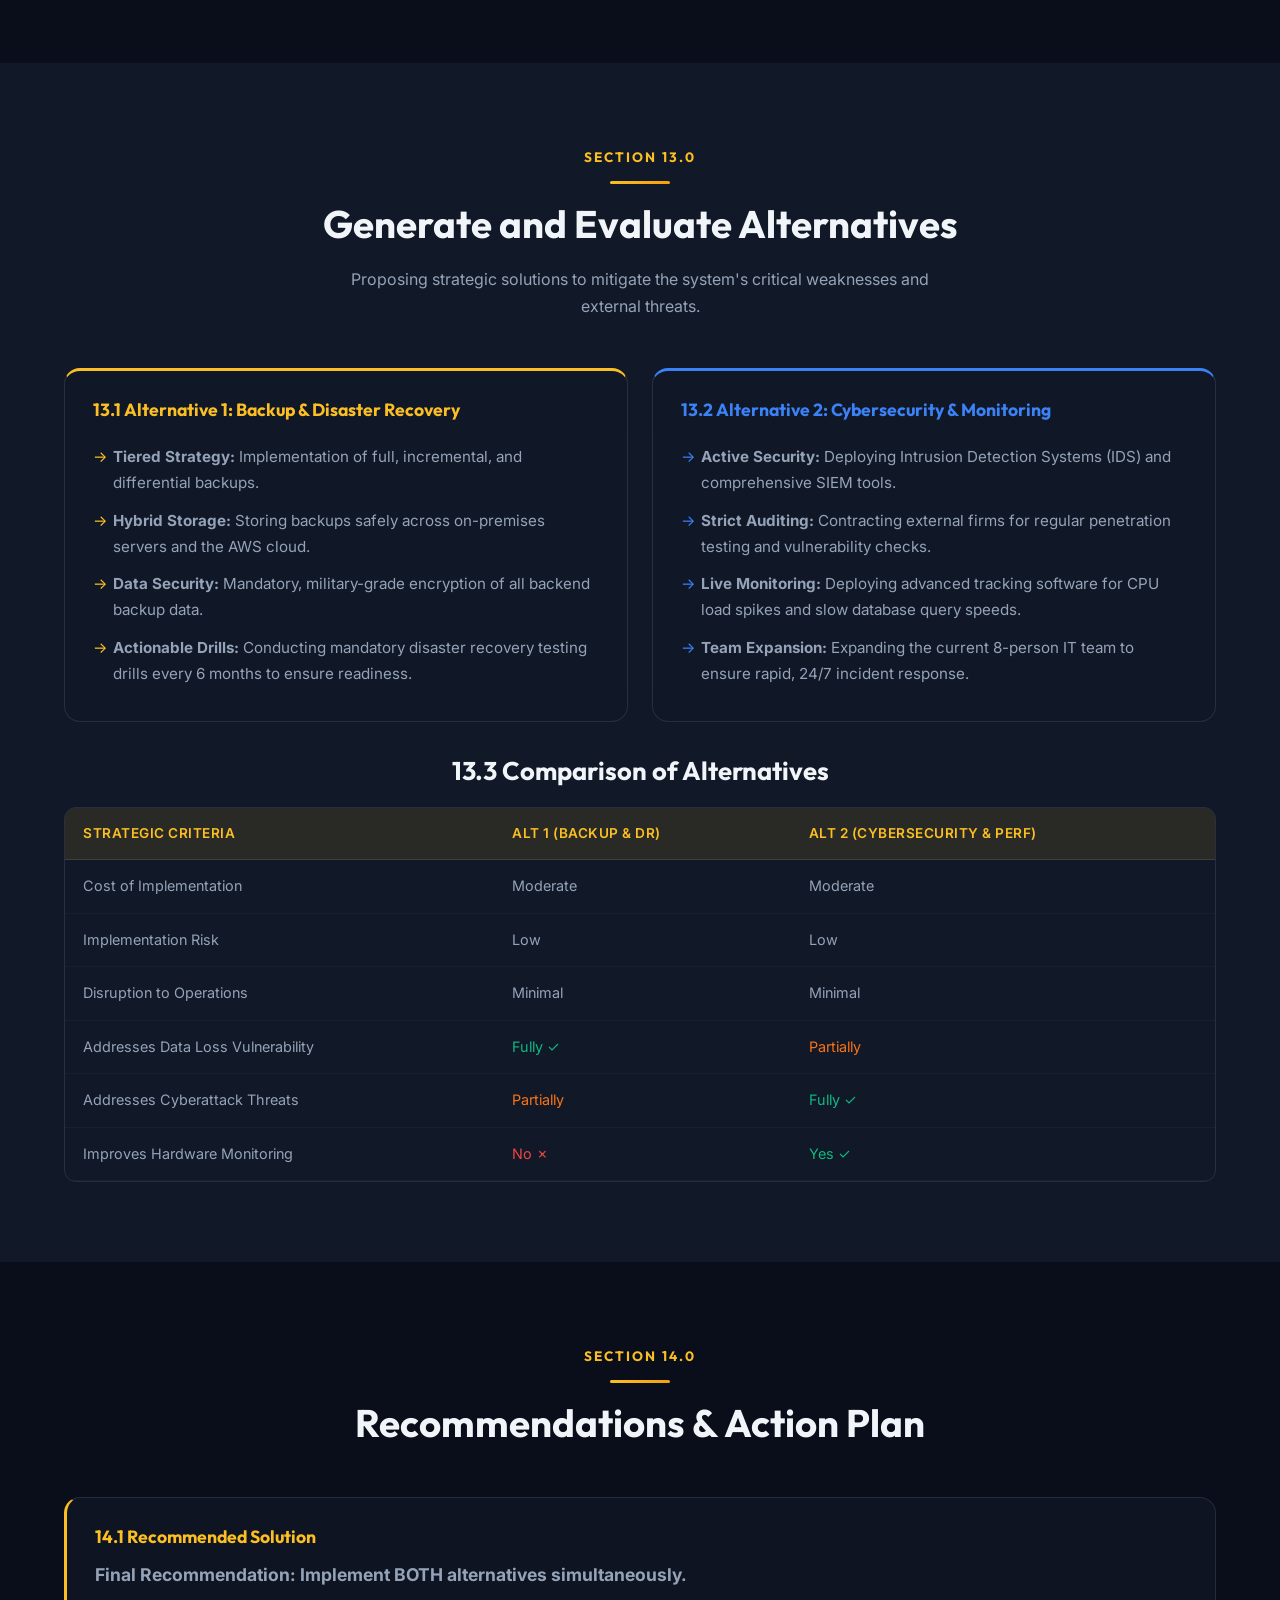
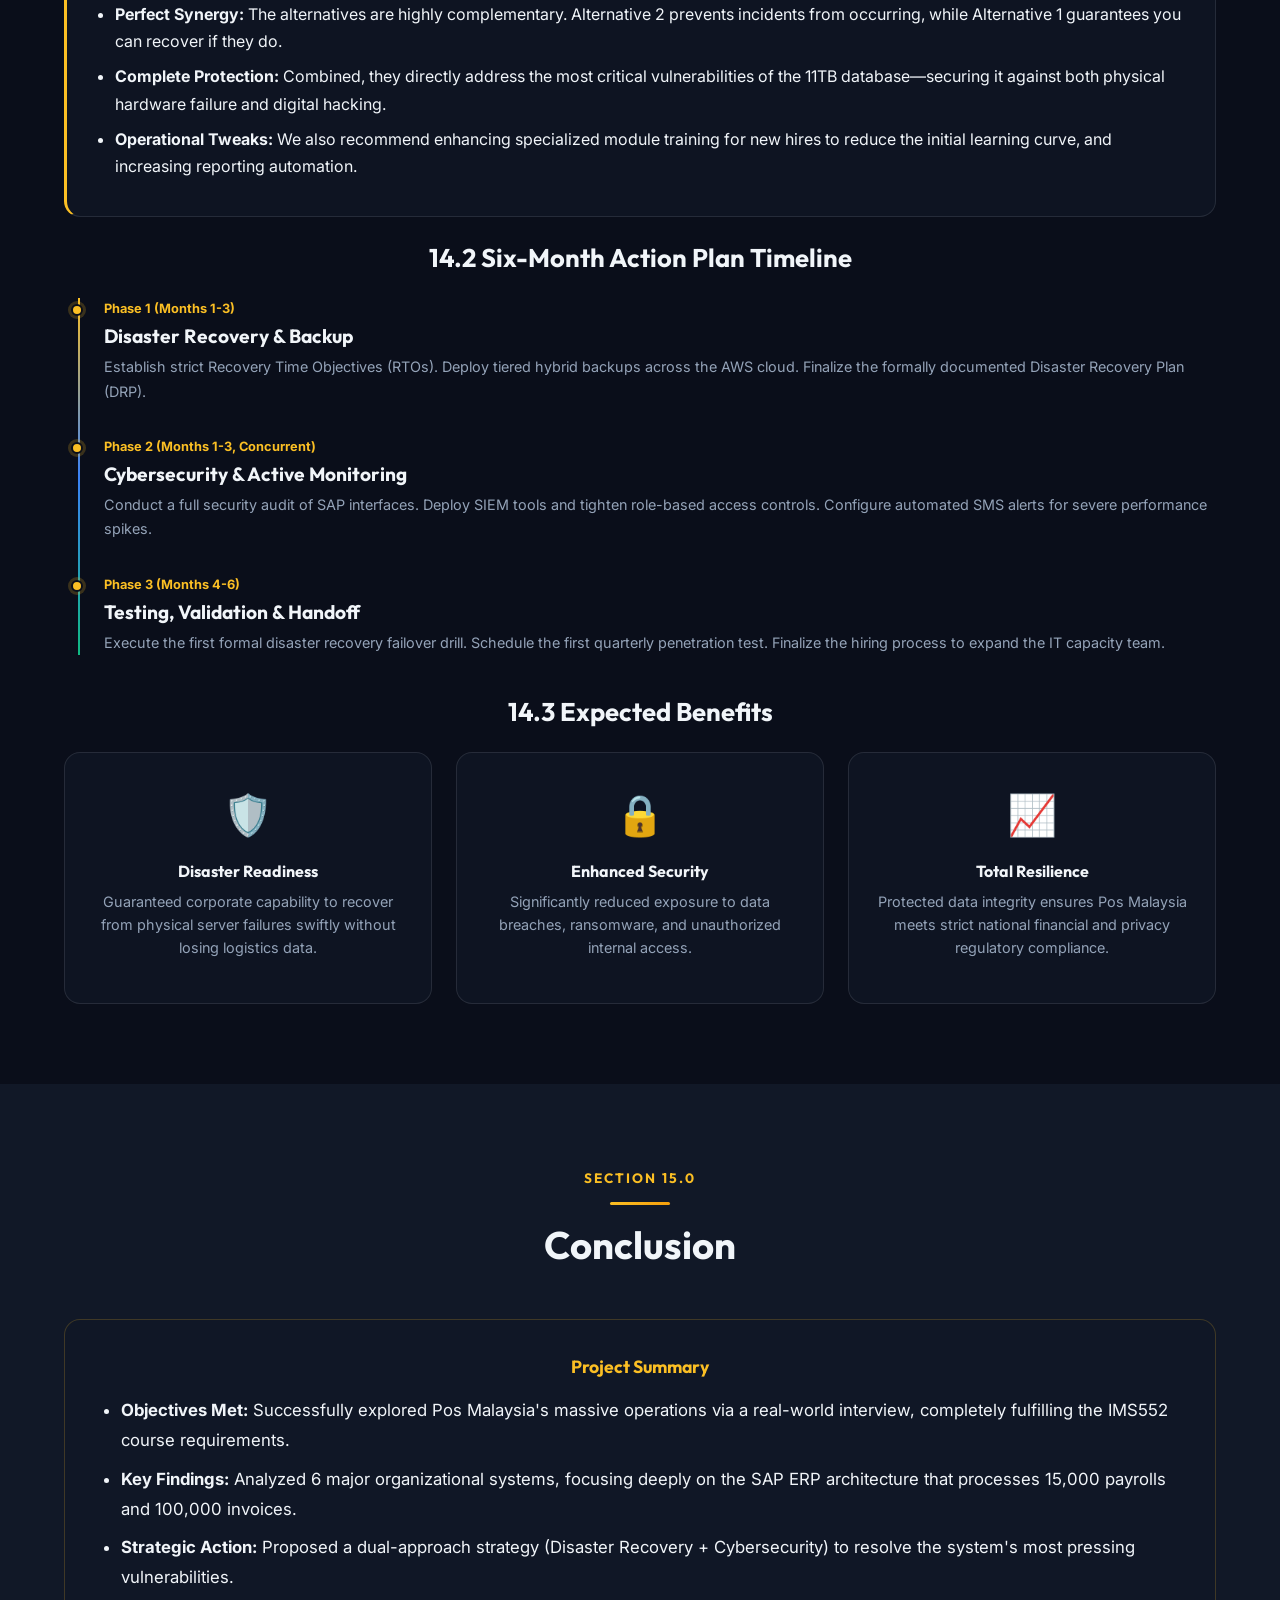
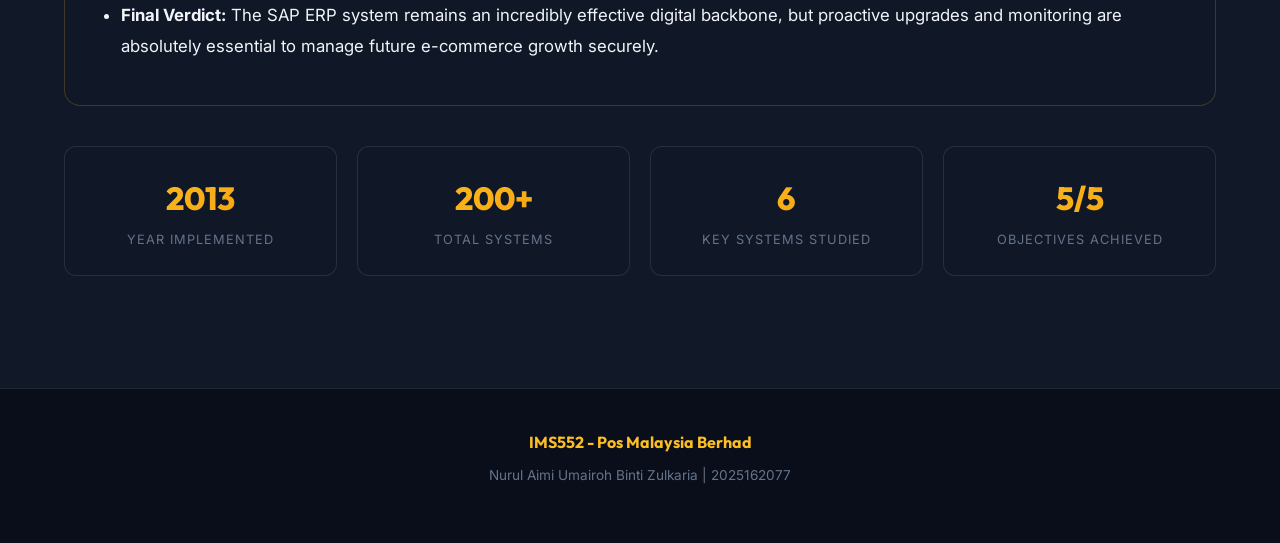
<file: aimi.html>
<!DOCTYPE html>
<html lang="en">
<head>
  <meta charset="UTF-8">
  <meta name="viewport" content="width=device-width, initial-scale=1.0">
  <title>Aimi - Sections 12.0, 13.0, 14.0, 15.0 | IMS552 Pos Malaysia</title>
  <meta name="description" content="Sections by Nurul Aimi Umairoh - SWOT Analysis, Alternatives, Recommendations, and Conclusion for Pos Malaysia Berhad SAP ERP.">
  <link rel="stylesheet" href="css/style.css">
</head>
<body>

  <!-- NAVIGATION -->
  <nav class="navbar" id="navbar">
    <div class="nav-container">
      <a href="index.html" class="nav-brand">
        <div class="brand-text">
          <span>Pos Malaysia Berhad</span>
          <span class="brand-sub">IMS552 Group Assignment</span>
        </div>
      </a>
      <button class="nav-toggle" id="navToggle" aria-label="Toggle navigation"><span></span><span></span><span></span></button>
      <ul class="nav-links" id="navLinks">
        <li><a href="index.html">Home</a></li>
        <li><a href="aainii.html">Aainii</a></li>
        <li><a href="zahid.html">Zahid</a></li>
        <li><a href="aisyah.html">Aisyah</a></li>
        <li><a href="aimi.html" class="active">Aimi</a></li>
      </ul>
    </div>
  </nav>

  <!-- PAGE HERO -->
  <section class="page-hero">
    <div class="container">
      <div class="hero-badge">Sections 12.0, 13.0, 14.0, 15.0</div>
      <h1>Nurul Aimi Umairoh</h1>
      <p class="subtitle">2025162077</p>
    </div>
  </section>

  <!-- 12.0 SWOT ANALYSIS -->
  <section class="section" id="section-12">
    <div class="container">
      <div class="section-header fade-in">
        <span class="section-number">Section 12.0</span>
        <div class="section-divider"></div>
        <h2>SWOT Analysis of the SAP ERP System</h2>
        <p>A comprehensive strategic evaluation of the system's internal capabilities and external vulnerabilities.</p>
      </div>

      <!-- SWOT Visual -->
      <div class="swot-grid fade-in">
        <!-- Strengths -->
        <div class="swot-card swot-strengths">
          <h3>💪 Strengths</h3>
          <ul style="padding-left: 16px;">
            <li style="margin-bottom: 6px;"><strong>Centralised Architecture:</strong> Seamlessly joins massive HR and Finance modules into a single, unified corporate platform.</li>
            <li style="margin-bottom: 6px;"><strong>High Capacity:</strong> Confidently handles massive workloads, including 15,000 monthly payrolls and 100,000 billing invoices.</li>
            <li style="margin-bottom: 6px;"><strong>Proven Stability:</strong> Has successfully managed 11 terabytes of operational data since its implementation in 2013.</li>
            <li style="margin-bottom: 6px;"><strong>Reporting Power:</strong> Provides executives with real-time monitoring and highly structured strategic reporting capabilities.</li>
          </ul>
        </div>

        <!-- Weaknesses -->
        <div class="swot-card swot-weaknesses">
          <h3>⚠️ Weaknesses</h3>
          <ul style="padding-left: 16px;">
            <li style="margin-bottom: 6px;"><strong>Complex Interface:</strong> Notoriously steep learning curve that often frustrates new employees until they adapt.</li>
            <li style="margin-bottom: 6px;"><strong>Specialized Skills:</strong> Requires users to hold highly specialized, formal SAP certifications to operate efficiently.</li>
            <li style="margin-bottom: 6px;"><strong>High Costs:</strong> Licensing and regular system maintenance consume approximately RM1.6 million annually.</li>
            <li style="margin-bottom: 6px;"><strong>Understaffed Support:</strong> Maintained by a surprisingly small internal IT team of only 8 staff for such a critical system.</li>
          </ul>
        </div>

        <!-- Opportunities -->
        <div class="swot-card swot-opportunities">
          <h3>🚀 Opportunities</h3>
          <ul style="padding-left: 16px;">
            <li style="margin-bottom: 6px;"><strong>S/4HANA Migration:</strong> Pos Malaysia could migrate to SAP's latest S/4HANA version for drastically improved in-memory processing speeds.</li>
            <li style="margin-bottom: 6px;"><strong>AI Integration:</strong> Potential to integrate Artificial Intelligence to completely automate repetitive tasks like invoice matching.</li>
            <li style="margin-bottom: 6px;"><strong>Advanced Analytics:</strong> Deeper connection with Big Data tools could provide predictive workforce and budget planning.</li>
          </ul>
        </div>

        <!-- Threats -->
        <div class="swot-card swot-threats">
          <h3>🔥 Threats</h3>
          <ul style="padding-left: 16px;">
            <li style="margin-bottom: 6px;"><strong>System Overload:</strong> As e-commerce and parcel volumes surge post-pandemic, the hardware risks severe overloading.</li>
            <li style="margin-bottom: 6px;"><strong>Cyberattacks:</strong> Holding 11TB of sensitive financial and personal employee data makes the system a highly lucrative target for hackers.</li>
            <li style="margin-bottom: 6px;"><strong>Vendor Dependency:</strong> Extreme reliance on external SAP vendors means Pos Malaysia is highly vulnerable to sudden licensing changes.</li>
            <li style="margin-bottom: 6px;"><strong>Data Loss Risk:</strong> Any unplanned downtime or server crash could instantly disrupt the nation's logistics network.</li>
          </ul>
        </div>
      </div>
    </div>
  </section>

  <!-- 13.0 GENERATE AND EVALUATE ALTERNATIVES -->
  <section class="section" id="section-13" style="background: var(--bg-secondary);">
    <div class="container">
      <div class="section-header fade-in">
        <span class="section-number">Section 13.0</span>
        <div class="section-divider"></div>
        <h2>Generate and Evaluate Alternatives</h2>
        <p>Proposing strategic solutions to mitigate the system's critical weaknesses and external threats.</p>
      </div>

      <div class="grid-2 fade-in">
        <div class="card" style="border-top: 3px solid var(--accent-gold);">
          <h3 style="color: var(--accent-gold); margin-bottom: 16px;">13.1 Alternative 1: Backup & Disaster Recovery</h3>
          <ul style="list-style: none; padding: 0;">
            <li style="padding: 6px 0; padding-left: 20px; position: relative; color: var(--text-secondary); font-size: 0.95rem;"><span style="position: absolute; left: 0; color: var(--accent-gold);">→</span><strong>Tiered Strategy:</strong> Implementation of full, incremental, and differential backups.</li>
            <li style="padding: 6px 0; padding-left: 20px; position: relative; color: var(--text-secondary); font-size: 0.95rem;"><span style="position: absolute; left: 0; color: var(--accent-gold);">→</span><strong>Hybrid Storage:</strong> Storing backups safely across on-premises servers and the AWS cloud.</li>
            <li style="padding: 6px 0; padding-left: 20px; position: relative; color: var(--text-secondary); font-size: 0.95rem;"><span style="position: absolute; left: 0; color: var(--accent-gold);">→</span><strong>Data Security:</strong> Mandatory, military-grade encryption of all backend backup data.</li>
            <li style="padding: 6px 0; padding-left: 20px; position: relative; color: var(--text-secondary); font-size: 0.95rem;"><span style="position: absolute; left: 0; color: var(--accent-gold);">→</span><strong>Actionable Drills:</strong> Conducting mandatory disaster recovery testing drills every 6 months to ensure readiness.</li>
          </ul>
        </div>
        <div class="card" style="border-top: 3px solid var(--accent-blue);">
          <h3 style="color: var(--accent-blue); margin-bottom: 16px;">13.2 Alternative 2: Cybersecurity & Monitoring</h3>
          <ul style="list-style: none; padding: 0;">
            <li style="padding: 6px 0; padding-left: 20px; position: relative; color: var(--text-secondary); font-size: 0.95rem;"><span style="position: absolute; left: 0; color: var(--accent-blue);">→</span><strong>Active Security:</strong> Deploying Intrusion Detection Systems (IDS) and comprehensive SIEM tools.</li>
            <li style="padding: 6px 0; padding-left: 20px; position: relative; color: var(--text-secondary); font-size: 0.95rem;"><span style="position: absolute; left: 0; color: var(--accent-blue);">→</span><strong>Strict Auditing:</strong> Contracting external firms for regular penetration testing and vulnerability checks.</li>
            <li style="padding: 6px 0; padding-left: 20px; position: relative; color: var(--text-secondary); font-size: 0.95rem;"><span style="position: absolute; left: 0; color: var(--accent-blue);">→</span><strong>Live Monitoring:</strong> Deploying advanced tracking software for CPU load spikes and slow database query speeds.</li>
            <li style="padding: 6px 0; padding-left: 20px; position: relative; color: var(--text-secondary); font-size: 0.95rem;"><span style="position: absolute; left: 0; color: var(--accent-blue);">→</span><strong>Team Expansion:</strong> Expanding the current 8-person IT team to ensure rapid, 24/7 incident response.</li>
          </ul>
        </div>
      </div>

      <!-- Comparison Table -->
      <div class="fade-in" style="margin-top: 32px;">
        <h3 style="text-align: center; margin-bottom: 20px;">13.3 Comparison of Alternatives</h3>
        <div class="table-wrapper">
          <table>
            <thead>
              <tr>
                <th>Strategic Criteria</th>
                <th>Alt 1 (Backup & DR)</th>
                <th>Alt 2 (Cybersecurity & Perf)</th>
              </tr>
            </thead>
            <tbody>
              <tr><td>Cost of Implementation</td><td>Moderate</td><td>Moderate</td></tr>
              <tr><td>Implementation Risk</td><td>Low</td><td>Low</td></tr>
              <tr><td>Disruption to Operations</td><td>Minimal</td><td>Minimal</td></tr>
              <tr><td>Addresses Data Loss Vulnerability</td><td style="color: var(--accent-green);">Fully ✓</td><td style="color: var(--accent-orange);">Partially</td></tr>
              <tr><td>Addresses Cyberattack Threats</td><td style="color: var(--accent-orange);">Partially</td><td style="color: var(--accent-green);">Fully ✓</td></tr>
              <tr><td>Improves Hardware Monitoring</td><td style="color: var(--accent-red);">No ✗</td><td style="color: var(--accent-green);">Yes ✓</td></tr>
            </tbody>
          </table>
        </div>
      </div>
    </div>
  </section>

  <!-- 14.0 RECOMMENDATIONS AND ACTION PLAN -->
  <section class="section" id="section-14">
    <div class="container">
      <div class="section-header fade-in">
        <span class="section-number">Section 14.0</span>
        <div class="section-divider"></div>
        <h2>Recommendations & Action Plan</h2>
      </div>

      <div class="content-block fade-in">
        <div class="card" style="border-left: 3px solid var(--accent-gold); margin-bottom: 24px;">
          <h3 style="color: var(--accent-gold); margin-bottom: 12px;">14.1 Recommended Solution</h3>
          <p style="font-size: 1.1rem; margin-bottom: 12px;"><strong>Final Recommendation: Implement BOTH alternatives simultaneously.</strong></p>
          <ul style="margin-top: 12px; margin-left: 20px;">
            <li style="margin-bottom: 8px;"><strong>Perfect Synergy:</strong> The alternatives are highly complementary. Alternative 2 prevents incidents from occurring, while Alternative 1 guarantees you can recover if they do.</li>
            <li style="margin-bottom: 8px;"><strong>Complete Protection:</strong> Combined, they directly address the most critical vulnerabilities of the 11TB database—securing it against both physical hardware failure and digital hacking.</li>
            <li style="margin-bottom: 8px;"><strong>Operational Tweaks:</strong> We also recommend enhancing specialized module training for new hires to reduce the initial learning curve, and increasing reporting automation.</li>
          </ul>
        </div>
      </div>

      <!-- Action Plan Timeline -->
      <div class="fade-in">
        <h3 style="text-align: center; margin-bottom: 24px;">14.2 Six-Month Action Plan Timeline</h3>
        <div class="timeline">
          <div class="timeline-item">
            <div class="year">Phase 1 (Months 1-3)</div>
            <h4>Disaster Recovery & Backup</h4>
            <p>Establish strict Recovery Time Objectives (RTOs). Deploy tiered hybrid backups across the AWS cloud. Finalize the formally documented Disaster Recovery Plan (DRP).</p>
          </div>
          <div class="timeline-item">
            <div class="year">Phase 2 (Months 1-3, Concurrent)</div>
            <h4>Cybersecurity & Active Monitoring</h4>
            <p>Conduct a full security audit of SAP interfaces. Deploy SIEM tools and tighten role-based access controls. Configure automated SMS alerts for severe performance spikes.</p>
          </div>
          <div class="timeline-item">
            <div class="year">Phase 3 (Months 4-6)</div>
            <h4>Testing, Validation & Handoff</h4>
            <p>Execute the first formal disaster recovery failover drill. Schedule the first quarterly penetration test. Finalize the hiring process to expand the IT capacity team.</p>
          </div>
        </div>
      </div>

      <!-- Expected Benefits -->
      <div class="fade-in" style="margin-top: 40px;">
        <h3 style="text-align: center; margin-bottom: 24px;">14.3 Expected Benefits</h3>
        <div class="grid-3">
          <div class="card" style="text-align: center;">
            <div style="font-size: 2.5rem; margin-bottom: 12px;">🛡️</div>
            <h4>Disaster Readiness</h4>
            <p>Guaranteed corporate capability to recover from physical server failures swiftly without losing logistics data.</p>
          </div>
          <div class="card" style="text-align: center;">
            <div style="font-size: 2.5rem; margin-bottom: 12px;">🔒</div>
            <h4>Enhanced Security</h4>
            <p>Significantly reduced exposure to data breaches, ransomware, and unauthorized internal access.</p>
          </div>
          <div class="card" style="text-align: center;">
            <div style="font-size: 2.5rem; margin-bottom: 12px;">📈</div>
            <h4>Total Resilience</h4>
            <p>Protected data integrity ensures Pos Malaysia meets strict national financial and privacy regulatory compliance.</p>
          </div>
        </div>
      </div>
    </div>
  </section>

  <!-- 15.0 CONCLUSION -->
  <section class="section" id="section-15" style="background: var(--bg-secondary);">
    <div class="container">
      <div class="section-header fade-in">
        <span class="section-number">Section 15.0</span>
        <div class="section-divider"></div>
        <h2>Conclusion</h2>
      </div>

      <div class="content-block fade-in">
        <div class="card" style="border: 1px solid rgba(251, 191, 36, 0.2); padding: 36px;">
          <h3 style="color: var(--accent-gold); margin-bottom: 16px; text-align: center;">Project Summary</h3>
          <ul style="font-size: 1.05rem; line-height: 1.8; padding-left: 20px;">
            <li style="margin-bottom: 8px;"><strong>Objectives Met:</strong> Successfully explored Pos Malaysia's massive operations via a real-world interview, completely fulfilling the IMS552 course requirements.</li>
            <li style="margin-bottom: 8px;"><strong>Key Findings:</strong> Analyzed 6 major organizational systems, focusing deeply on the SAP ERP architecture that processes 15,000 payrolls and 100,000 invoices.</li>
            <li style="margin-bottom: 8px;"><strong>Strategic Action:</strong> Proposed a dual-approach strategy (Disaster Recovery + Cybersecurity) to resolve the system's most pressing vulnerabilities.</li>
            <li style="margin-bottom: 8px;"><strong>Final Verdict:</strong> The SAP ERP system remains an incredibly effective digital backbone, but proactive upgrades and monitoring are absolutely essential to manage future e-commerce growth securely.</li>
          </ul>
        </div>
      </div>

      <!-- Final Stats -->
      <div class="stats-row fade-in" style="margin-top: 40px;">
        <div class="stat-card">
          <div class="stat-number">2013</div>
          <div class="stat-label">Year Implemented</div>
        </div>
        <div class="stat-card">
          <div class="stat-number">200+</div>
          <div class="stat-label">Total Systems</div>
        </div>
        <div class="stat-card">
          <div class="stat-number">6</div>
          <div class="stat-label">Key Systems Studied</div>
        </div>
        <div class="stat-card">
          <div class="stat-number">5/5</div>
          <div class="stat-label">Objectives Achieved</div>
        </div>
      </div>
    </div>
  </section>

  <!-- FOOTER -->
  <footer class="footer">
    <div class="container">
      <p class="footer-brand">IMS552 - Pos Malaysia Berhad</p>
      <p>Nurul Aimi Umairoh Binti Zulkaria | 2025162077</p>
    </div>
  </footer>

  <script src="js/main.js"></script>
</body>
</html>
</file>
<file: css/style.css>
/* ===== IMS552 POS MALAYSIA BERHAD — DESIGN SYSTEM ===== */
@import url('https://fonts.googleapis.com/css2?family=Inter:wght@300;400;500;600;700&family=Outfit:wght@400;500;600;700;800&display=swap');

/* ===== CSS VARIABLES ===== */
:root {
  /* Colors */
  --bg-primary: #0a0e1a;
  --bg-secondary: #111827;
  --bg-card: rgba(17, 24, 39, 0.7);
  --bg-glass: rgba(255, 255, 255, 0.05);
  --border-glass: rgba(255, 255, 255, 0.1);
  
  --text-primary: #f1f5f9;
  --text-secondary: #94a3b8;
  --text-muted: #64748b;
  
  --accent-gold: #fbbf24;
  --accent-gold-light: #fde68a;
  --accent-blue: #3b82f6;
  --accent-blue-light: #60a5fa;
  --accent-green: #10b981;
  --accent-green-light: #34d399;
  --accent-red: #ef4444;
  --accent-red-light: #f87171;
  --accent-purple: #8b5cf6;
  --accent-purple-light: #a78bfa;
  --accent-cyan: #06b6d4;
  --accent-cyan-light: #22d3ee;
  --accent-orange: #f97316;
  --accent-orange-light: #fb923c;
  
  --pos-red: #e31e26;
  --pos-red-dark: #b91c1c;
  
  /* Gradients */
  --gradient-gold: linear-gradient(135deg, #fbbf24, #f59e0b);
  --gradient-blue: linear-gradient(135deg, #3b82f6, #2563eb);
  --gradient-green: linear-gradient(135deg, #10b981, #059669);
  --gradient-red: linear-gradient(135deg, #ef4444, #dc2626);
  --gradient-purple: linear-gradient(135deg, #8b5cf6, #7c3aed);
  --gradient-cyan: linear-gradient(135deg, #06b6d4, #0891b2);
  --gradient-hero: linear-gradient(135deg, #0a0e1a 0%, #1e1b4b 50%, #0a0e1a 100%);
  
  /* Typography */
  --font-body: 'Inter', -apple-system, BlinkMacSystemFont, sans-serif;
  --font-heading: 'Outfit', 'Inter', sans-serif;
  
  /* Spacing */
  --nav-height: 70px;
  --section-padding: 80px;
  --container-width: 1200px;
  
  /* Transitions */
  --transition-fast: 0.2s ease;
  --transition-medium: 0.3s ease;
  --transition-slow: 0.5s ease;
  
  /* Shadows */
  --shadow-sm: 0 1px 3px rgba(0, 0, 0, 0.3);
  --shadow-md: 0 4px 6px rgba(0, 0, 0, 0.3);
  --shadow-lg: 0 10px 25px rgba(0, 0, 0, 0.4);
  --shadow-xl: 0 20px 50px rgba(0, 0, 0, 0.5);
  --shadow-glow-gold: 0 0 20px rgba(251, 191, 36, 0.15);
  --shadow-glow-blue: 0 0 20px rgba(59, 130, 246, 0.15);
}

/* ===== RESET & BASE ===== */
*, *::before, *::after {
  box-sizing: border-box;
  margin: 0;
  padding: 0;
}

html {
  scroll-behavior: smooth;
  font-size: 16px;
}

body {
  font-family: var(--font-body);
  background: var(--bg-primary);
  color: var(--text-primary);
  line-height: 1.7;
  overflow-x: hidden;
  -webkit-font-smoothing: antialiased;
}

/* Background animated particles */
body::before {
  content: '';
  position: fixed;
  top: 0;
  left: 0;
  width: 100%;
  height: 100%;
  background: 
    radial-gradient(ellipse at 20% 50%, rgba(59, 130, 246, 0.06) 0%, transparent 50%),
    radial-gradient(ellipse at 80% 20%, rgba(139, 92, 246, 0.06) 0%, transparent 50%),
    radial-gradient(ellipse at 50% 80%, rgba(251, 191, 36, 0.04) 0%, transparent 50%);
  pointer-events: none;
  z-index: 0;
}

a {
  color: var(--accent-blue-light);
  text-decoration: none;
  transition: color var(--transition-fast);
}

a:hover {
  color: var(--accent-gold);
}

img {
  max-width: 100%;
  height: auto;
}

h1, h2, h3, h4, h5, h6 {
  font-family: var(--font-heading);
  font-weight: 700;
  line-height: 1.3;
  color: var(--text-primary);
}

h1 { font-size: clamp(2rem, 5vw, 3.2rem); }
h2 { font-size: clamp(1.6rem, 4vw, 2.4rem); }
h3 { font-size: clamp(1.2rem, 3vw, 1.6rem); }
h4 { font-size: clamp(1rem, 2.5vw, 1.2rem); }

p {
  color: var(--text-secondary);
  margin-bottom: 1rem;
}

/* ===== CONTAINER ===== */
.container {
  max-width: var(--container-width);
  margin: 0 auto;
  padding: 0 24px;
  position: relative;
  z-index: 1;
}

/* ===== NAVIGATION ===== */
.navbar {
  position: fixed;
  top: 0;
  left: 0;
  right: 0;
  height: var(--nav-height);
  background: rgba(10, 14, 26, 0.85);
  backdrop-filter: blur(20px);
  -webkit-backdrop-filter: blur(20px);
  border-bottom: 1px solid var(--border-glass);
  z-index: 1000;
  transition: var(--transition-medium);
}

.navbar.scrolled {
  background: rgba(10, 14, 26, 0.95);
  box-shadow: var(--shadow-lg);
}

.nav-container {
  max-width: var(--container-width);
  margin: 0 auto;
  padding: 0 24px;
  height: 100%;
  display: flex;
  align-items: center;
  justify-content: space-between;
}

.nav-brand {
  display: flex;
  align-items: center;
  gap: 12px;
  font-family: var(--font-heading);
  font-weight: 700;
  font-size: 1.1rem;
  color: var(--text-primary);
}

.nav-brand img {
  height: 36px;
  width: auto;
}

.nav-brand .brand-text {
  display: flex;
  flex-direction: column;
  line-height: 1.2;
}

.nav-brand .brand-sub {
  font-size: 0.65rem;
  font-weight: 400;
  color: var(--accent-gold);
  letter-spacing: 1px;
  text-transform: uppercase;
}

.nav-links {
  display: flex;
  align-items: center;
  gap: 8px;
  list-style: none;
}

.nav-links a {
  display: block;
  padding: 8px 16px;
  color: var(--text-secondary);
  font-size: 0.9rem;
  font-weight: 500;
  border-radius: 8px;
  transition: var(--transition-fast);
  position: relative;
}

.nav-links a:hover,
.nav-links a.active {
  color: var(--text-primary);
  background: var(--bg-glass);
}

.nav-links a.active::after {
  content: '';
  position: absolute;
  bottom: 2px;
  left: 50%;
  transform: translateX(-50%);
  width: 20px;
  height: 2px;
  background: var(--accent-gold);
  border-radius: 1px;
}

/* Hamburger */
.nav-toggle {
  display: none;
  flex-direction: column;
  gap: 5px;
  cursor: pointer;
  padding: 8px;
  background: none;
  border: none;
}

.nav-toggle span {
  display: block;
  width: 24px;
  height: 2px;
  background: var(--text-primary);
  border-radius: 2px;
  transition: var(--transition-fast);
}

.nav-toggle.active span:nth-child(1) {
  transform: rotate(45deg) translate(5px, 5px);
}

.nav-toggle.active span:nth-child(2) {
  opacity: 0;
}

.nav-toggle.active span:nth-child(3) {
  transform: rotate(-45deg) translate(5px, -5px);
}

/* ===== HERO SECTION ===== */
.hero {
  min-height: 100vh;
  display: flex;
  align-items: center;
  justify-content: center;
  text-align: center;
  padding: calc(var(--nav-height) + 40px) 24px 60px;
  background: var(--gradient-hero);
  position: relative;
  overflow: hidden;
}

.hero::after {
  content: '';
  position: absolute;
  bottom: 0;
  left: 0;
  right: 0;
  height: 120px;
  background: linear-gradient(to bottom, transparent, var(--bg-primary));
  pointer-events: none;
}

.hero-content {
  position: relative;
  z-index: 1;
  max-width: 800px;
}

.hero-badge {
  display: inline-flex;
  align-items: center;
  gap: 8px;
  background: rgba(251, 191, 36, 0.1);
  border: 1px solid rgba(251, 191, 36, 0.3);
  color: var(--accent-gold);
  padding: 6px 16px;
  border-radius: 20px;
  font-size: 0.8rem;
  font-weight: 600;
  letter-spacing: 0.5px;
  text-transform: uppercase;
  margin-bottom: 24px;
}

.hero h1 {
  margin-bottom: 20px;
  font-weight: 800;
}

.hero h1 .highlight {
  background: var(--gradient-gold);
  -webkit-background-clip: text;
  -webkit-text-fill-color: transparent;
  background-clip: text;
}

.hero p {
  font-size: 1.1rem;
  max-width: 600px;
  margin: 0 auto 32px;
  color: var(--text-secondary);
}

/* ===== SECTION ===== */
.section {
  padding: var(--section-padding) 0;
  position: relative;
}

.section-header {
  text-align: center;
  margin-bottom: 48px;
}

.section-number {
  display: inline-block;
  font-family: var(--font-heading);
  font-size: 0.85rem;
  font-weight: 700;
  color: var(--accent-gold);
  letter-spacing: 2px;
  text-transform: uppercase;
  margin-bottom: 12px;
}

.section-header h2 {
  margin-bottom: 16px;
}

.section-header p {
  max-width: 600px;
  margin: 0 auto;
}

.section-divider {
  width: 60px;
  height: 3px;
  background: var(--gradient-gold);
  margin: 0 auto 16px;
  border-radius: 2px;
}

/* ===== GLASS CARDS ===== */
.card {
  background: var(--bg-card);
  border: 1px solid var(--border-glass);
  border-radius: 16px;
  padding: 28px;
  transition: var(--transition-medium);
  position: relative;
  overflow: hidden;
}

.card::before {
  content: '';
  position: absolute;
  top: 0;
  left: 0;
  right: 0;
  height: 2px;
  background: var(--gradient-gold);
  opacity: 0;
  transition: var(--transition-medium);
}

.card:hover {
  transform: translateY(-4px);
  border-color: rgba(251, 191, 36, 0.2);
  box-shadow: var(--shadow-glow-gold);
}

.card:hover::before {
  opacity: 1;
}

.card-icon {
  width: 48px;
  height: 48px;
  border-radius: 12px;
  display: flex;
  align-items: center;
  justify-content: center;
  font-size: 1.4rem;
  margin-bottom: 16px;
}

.card-icon.gold { background: rgba(251, 191, 36, 0.15); color: var(--accent-gold); }
.card-icon.blue { background: rgba(59, 130, 246, 0.15); color: var(--accent-blue); }
.card-icon.green { background: rgba(16, 185, 129, 0.15); color: var(--accent-green); }
.card-icon.red { background: rgba(239, 68, 68, 0.15); color: var(--accent-red); }
.card-icon.purple { background: rgba(139, 92, 246, 0.15); color: var(--accent-purple); }
.card-icon.cyan { background: rgba(6, 182, 212, 0.15); color: var(--accent-cyan); }
.card-icon.orange { background: rgba(249, 115, 22, 0.15); color: var(--accent-orange); }

.card h3 {
  font-size: 1.1rem;
  margin-bottom: 8px;
}

.card h4 {
  font-size: 1rem;
  margin-bottom: 8px;
}

.card p {
  font-size: 0.9rem;
  line-height: 1.6;
}

/* ===== GRID LAYOUTS ===== */
.grid-2 {
  display: grid;
  grid-template-columns: repeat(2, 1fr);
  gap: 24px;
}

.grid-3 {
  display: grid;
  grid-template-columns: repeat(3, 1fr);
  gap: 24px;
}

.grid-4 {
  display: grid;
  grid-template-columns: repeat(4, 1fr);
  gap: 24px;
}

/* ===== MEMBER CARDS ===== */
.member-card {
  background: var(--bg-card);
  border: 1px solid var(--border-glass);
  border-radius: 16px;
  padding: 32px;
  text-align: center;
  transition: var(--transition-medium);
  position: relative;
  overflow: hidden;
}

.member-card:hover {
  transform: translateY(-6px);
  box-shadow: var(--shadow-xl);
}

.member-avatar {
  width: 80px;
  height: 80px;
  border-radius: 50%;
  display: flex;
  align-items: center;
  justify-content: center;
  font-size: 2rem;
  font-weight: 700;
  margin: 0 auto 16px;
  color: white;
}

.member-card h3 {
  font-size: 1.1rem;
  margin-bottom: 4px;
}

.member-card .matric {
  font-size: 0.8rem;
  color: var(--text-muted);
  margin-bottom: 12px;
}

.member-card .sections {
  display: flex;
  flex-wrap: wrap;
  gap: 6px;
  justify-content: center;
  margin-bottom: 16px;
}

.section-badge {
  display: inline-block;
  padding: 3px 10px;
  background: var(--bg-glass);
  border: 1px solid var(--border-glass);
  border-radius: 12px;
  font-size: 0.75rem;
  color: var(--text-secondary);
  font-weight: 500;
}

.btn {
  display: inline-flex;
  align-items: center;
  gap: 8px;
  padding: 10px 24px;
  border-radius: 10px;
  font-family: var(--font-body);
  font-size: 0.9rem;
  font-weight: 600;
  cursor: pointer;
  border: none;
  transition: var(--transition-medium);
  text-decoration: none;
}

.btn-primary {
  background: var(--gradient-gold);
  color: #0a0e1a;
}

.btn-primary:hover {
  transform: translateY(-2px);
  box-shadow: var(--shadow-glow-gold);
  color: #0a0e1a;
}

.btn-outline {
  background: transparent;
  border: 1px solid var(--border-glass);
  color: var(--text-primary);
}

.btn-outline:hover {
  background: var(--bg-glass);
  border-color: var(--accent-gold);
  color: var(--accent-gold);
}

.btn-sm {
  padding: 6px 16px;
  font-size: 0.8rem;
}

/* ===== STAT CARDS ===== */
.stats-row {
  display: grid;
  grid-template-columns: repeat(auto-fit, minmax(200px, 1fr));
  gap: 20px;
  margin: 32px 0;
}

.stat-card {
  background: var(--bg-card);
  border: 1px solid var(--border-glass);
  border-radius: 12px;
  padding: 24px;
  text-align: center;
}

.stat-card .stat-number {
  font-family: var(--font-heading);
  font-size: 2rem;
  font-weight: 800;
  background: var(--gradient-gold);
  -webkit-background-clip: text;
  -webkit-text-fill-color: transparent;
  background-clip: text;
}

.stat-card .stat-label {
  font-size: 0.8rem;
  color: var(--text-muted);
  margin-top: 4px;
  text-transform: uppercase;
  letter-spacing: 1px;
}

/* ===== SWOT ===== */
.swot-grid {
  display: grid;
  grid-template-columns: 1fr 1fr;
  gap: 20px;
  max-width: 900px;
  margin: 0 auto;
}

.swot-card {
  border-radius: 16px;
  padding: 28px;
  transition: var(--transition-medium);
  position: relative;
  overflow: hidden;
}

.swot-card:hover {
  transform: scale(1.02);
}

.swot-card h3 {
  display: flex;
  align-items: center;
  gap: 10px;
  margin-bottom: 16px;
  font-size: 1.2rem;
}

.swot-card ul {
  list-style: none;
  padding: 0;
}

.swot-card ul li {
  padding: 8px 0;
  padding-left: 20px;
  position: relative;
  font-size: 0.9rem;
  color: var(--text-secondary);
  line-height: 1.5;
}

.swot-card ul li::before {
  content: '→';
  position: absolute;
  left: 0;
  font-weight: 700;
}

.swot-strengths {
  background: rgba(16, 185, 129, 0.08);
  border: 1px solid rgba(16, 185, 129, 0.25);
}
.swot-strengths h3 { color: var(--accent-green); }
.swot-strengths ul li::before { color: var(--accent-green); }

.swot-weaknesses {
  background: rgba(239, 68, 68, 0.08);
  border: 1px solid rgba(239, 68, 68, 0.25);
}
.swot-weaknesses h3 { color: var(--accent-red); }
.swot-weaknesses ul li::before { color: var(--accent-red); }

.swot-opportunities {
  background: rgba(59, 130, 246, 0.08);
  border: 1px solid rgba(59, 130, 246, 0.25);
}
.swot-opportunities h3 { color: var(--accent-blue); }
.swot-opportunities ul li::before { color: var(--accent-blue); }

.swot-threats {
  background: rgba(249, 115, 22, 0.08);
  border: 1px solid rgba(249, 115, 22, 0.25);
}
.swot-threats h3 { color: var(--accent-orange); }
.swot-threats ul li::before { color: var(--accent-orange); }

/* ===== TABS ===== */
.tabs {
  display: flex;
  flex-wrap: wrap;
  gap: 8px;
  margin-bottom: 24px;
  justify-content: center;
}

.tab-btn {
  padding: 8px 20px;
  background: var(--bg-glass);
  border: 1px solid var(--border-glass);
  border-radius: 10px;
  color: var(--text-secondary);
  font-family: var(--font-body);
  font-size: 0.85rem;
  font-weight: 500;
  cursor: pointer;
  transition: var(--transition-fast);
}

.tab-btn:hover {
  color: var(--text-primary);
  border-color: rgba(251, 191, 36, 0.3);
}

.tab-btn.active {
  background: rgba(251, 191, 36, 0.15);
  border-color: var(--accent-gold);
  color: var(--accent-gold);
}

.tab-content {
  display: none;
  animation: fadeIn 0.4s ease;
}

.tab-content.active {
  display: block;
}

/* ===== TIMELINE ===== */
.timeline {
  position: relative;
  padding-left: 40px;
}

.timeline::before {
  content: '';
  position: absolute;
  left: 14px;
  top: 0;
  bottom: 0;
  width: 2px;
  background: linear-gradient(to bottom, var(--accent-gold), var(--accent-blue), var(--accent-green));
}

.timeline-item {
  position: relative;
  margin-bottom: 32px;
}

.timeline-item::before {
  content: '';
  position: absolute;
  left: -33px;
  top: 6px;
  width: 12px;
  height: 12px;
  border-radius: 50%;
  background: var(--accent-gold);
  border: 2px solid var(--bg-primary);
  box-shadow: 0 0 0 3px rgba(251, 191, 36, 0.2);
}

.timeline-item .year {
  font-size: 0.8rem;
  font-weight: 700;
  color: var(--accent-gold);
  margin-bottom: 4px;
}

.timeline-item h4 {
  margin-bottom: 6px;
}

.timeline-item p {
  font-size: 0.9rem;
}

/* ===== ACCORDION ===== */
.accordion-item {
  background: var(--bg-card);
  border: 1px solid var(--border-glass);
  border-radius: 12px;
  margin-bottom: 12px;
  overflow: hidden;
}

.accordion-header {
  padding: 18px 24px;
  cursor: pointer;
  display: flex;
  justify-content: space-between;
  align-items: center;
  transition: var(--transition-fast);
}

.accordion-header:hover {
  background: var(--bg-glass);
}

.accordion-header h4 {
  font-size: 0.95rem;
  font-weight: 600;
}

.accordion-arrow {
  font-size: 1.2rem;
  transition: transform var(--transition-fast);
  color: var(--accent-gold);
}

.accordion-item.open .accordion-arrow {
  transform: rotate(180deg);
}

.accordion-body {
  max-height: 0;
  overflow: hidden;
  transition: max-height 0.4s ease;
}

.accordion-body-inner {
  padding: 0 24px 20px;
}

.accordion-item.open .accordion-body {
  max-height: 1000px;
}

/* ===== TABLE ===== */
.table-wrapper {
  overflow-x: auto;
  border-radius: 12px;
  border: 1px solid var(--border-glass);
}

table {
  width: 100%;
  border-collapse: collapse;
}

thead {
  background: rgba(251, 191, 36, 0.1);
}

th {
  padding: 14px 18px;
  text-align: left;
  font-size: 0.85rem;
  font-weight: 600;
  color: var(--accent-gold);
  text-transform: uppercase;
  letter-spacing: 0.5px;
  border-bottom: 1px solid var(--border-glass);
}

td {
  padding: 14px 18px;
  font-size: 0.9rem;
  color: var(--text-secondary);
  border-bottom: 1px solid rgba(255, 255, 255, 0.03);
}

tbody tr:hover {
  background: var(--bg-glass);
}

/* ===== PROCESS FLOW ===== */
.process-flow {
  display: flex;
  align-items: center;
  justify-content: center;
  gap: 12px;
  flex-wrap: wrap;
  margin: 32px 0;
}

.process-step {
  background: var(--bg-card);
  border: 1px solid var(--border-glass);
  border-radius: 12px;
  padding: 20px 24px;
  text-align: center;
  min-width: 140px;
  transition: var(--transition-medium);
  cursor: pointer;
}

.process-step:hover {
  transform: translateY(-4px);
  border-color: var(--accent-gold);
  box-shadow: var(--shadow-glow-gold);
}

.process-step .step-icon {
  font-size: 2rem;
  margin-bottom: 8px;
}

.process-step h4 {
  font-size: 0.9rem;
  margin-bottom: 4px;
}

.process-step p {
  font-size: 0.75rem;
}

.process-arrow {
  font-size: 1.5rem;
  color: var(--accent-gold);
}

/* ===== ORG CHART ===== */
.org-chart {
  display: flex;
  flex-direction: column;
  align-items: center;
  gap: 24px;
  padding: 32px 0;
}

.org-level {
  display: flex;
  gap: 16px;
  flex-wrap: wrap;
  justify-content: center;
}

.org-node {
  background: var(--bg-card);
  border: 1px solid var(--border-glass);
  border-radius: 12px;
  padding: 14px 22px;
  text-align: center;
  min-width: 160px;
  transition: var(--transition-medium);
  position: relative;
}

.org-node:hover {
  transform: translateY(-3px);
  box-shadow: var(--shadow-glow-gold);
  border-color: var(--accent-gold);
}

.org-node.ceo {
  background: rgba(251, 191, 36, 0.1);
  border-color: rgba(251, 191, 36, 0.3);
}

.org-node h4 {
  font-size: 0.85rem;
  color: var(--text-primary);
}

.org-node p {
  font-size: 0.75rem;
  color: var(--text-muted);
  margin-bottom: 0;
}

.org-connector {
  width: 2px;
  height: 24px;
  background: var(--accent-gold);
  margin: 0 auto;
  opacity: 0.3;
}

/* ===== CHART CONTAINER ===== */
.chart-container {
  background: var(--bg-card);
  border: 1px solid var(--border-glass);
  border-radius: 16px;
  padding: 28px;
  max-width: 700px;
  margin: 0 auto;
}

/* ===== FOOTER ===== */
.footer {
  padding: 40px 0;
  border-top: 1px solid var(--border-glass);
  text-align: center;
}

.footer p {
  font-size: 0.85rem;
  color: var(--text-muted);
}

.footer .footer-brand {
  font-family: var(--font-heading);
  font-weight: 700;
  color: var(--accent-gold);
  font-size: 1rem;
  margin-bottom: 8px;
}

/* ===== PAGE HERO (for member pages) ===== */
.page-hero {
  padding: calc(var(--nav-height) + 60px) 0 60px;
  text-align: center;
  background: var(--gradient-hero);
  position: relative;
}

.page-hero::after {
  content: '';
  position: absolute;
  bottom: 0;
  left: 0;
  right: 0;
  height: 80px;
  background: linear-gradient(to bottom, transparent, var(--bg-primary));
}

.page-hero h1 {
  margin-bottom: 8px;
}

.page-hero .subtitle {
  color: var(--accent-gold);
  font-size: 0.9rem;
  font-weight: 600;
  letter-spacing: 1px;
}

/* ===== CONTENT BLOCK ===== */
.content-block {
  margin-bottom: 24px;
}

.content-block p {
  text-align: justify;
  font-size: 0.95rem;
}

/* ===== ANIMATIONS ===== */
@keyframes fadeIn {
  from { opacity: 0; }
  to { opacity: 1; }
}

@keyframes fadeInUp {
  from { opacity: 0; transform: translateY(20px); }
  to { opacity: 1; transform: translateY(0); }
}

@keyframes slideInLeft {
  from { opacity: 0; transform: translateX(-30px); }
  to { opacity: 1; transform: translateX(0); }
}

@keyframes pulse {
  0%, 100% { opacity: 1; }
  50% { opacity: 0.7; }
}

.fade-in {
  opacity: 0;
  transform: translateY(20px);
  transition: opacity 0.6s ease, transform 0.6s ease;
}

.fade-in.visible {
  opacity: 1;
  transform: translateY(0);
}

/* ===== RESPONSIVE ===== */
@media (max-width: 1024px) {
  .grid-4 { grid-template-columns: repeat(2, 1fr); }
  .grid-3 { grid-template-columns: repeat(2, 1fr); }
}

@media (max-width: 768px) {
  :root {
    --section-padding: 50px;
    --nav-height: 60px;
  }

  .nav-toggle {
    display: flex;
  }

  .nav-links {
    position: fixed;
    top: var(--nav-height);
    left: 0;
    right: 0;
    background: rgba(10, 14, 26, 0.98);
    backdrop-filter: blur(20px);
    flex-direction: column;
    padding: 20px;
    gap: 4px;
    transform: translateY(-100%);
    opacity: 0;
    transition: var(--transition-medium);
    pointer-events: none;
    border-bottom: 1px solid var(--border-glass);
  }

  .nav-links.open {
    transform: translateY(0);
    opacity: 1;
    pointer-events: all;
  }

  .nav-links a {
    padding: 12px 16px;
    width: 100%;
  }

  .grid-2, .grid-3, .grid-4 {
    grid-template-columns: 1fr;
  }

  .swot-grid {
    grid-template-columns: 1fr;
  }

  .process-flow {
    flex-direction: column;
  }

  .process-arrow {
    transform: rotate(90deg);
  }

  .hero {
    min-height: auto;
    padding: calc(var(--nav-height) + 40px) 24px 60px;
  }

  .stats-row {
    grid-template-columns: repeat(2, 1fr);
  }

  .org-level {
    flex-direction: column;
    align-items: center;
  }
}

@media (max-width: 480px) {
  .stats-row {
    grid-template-columns: 1fr;
  }
  
  .hero h1 {
    font-size: 1.8rem;
  }
}
</file>
